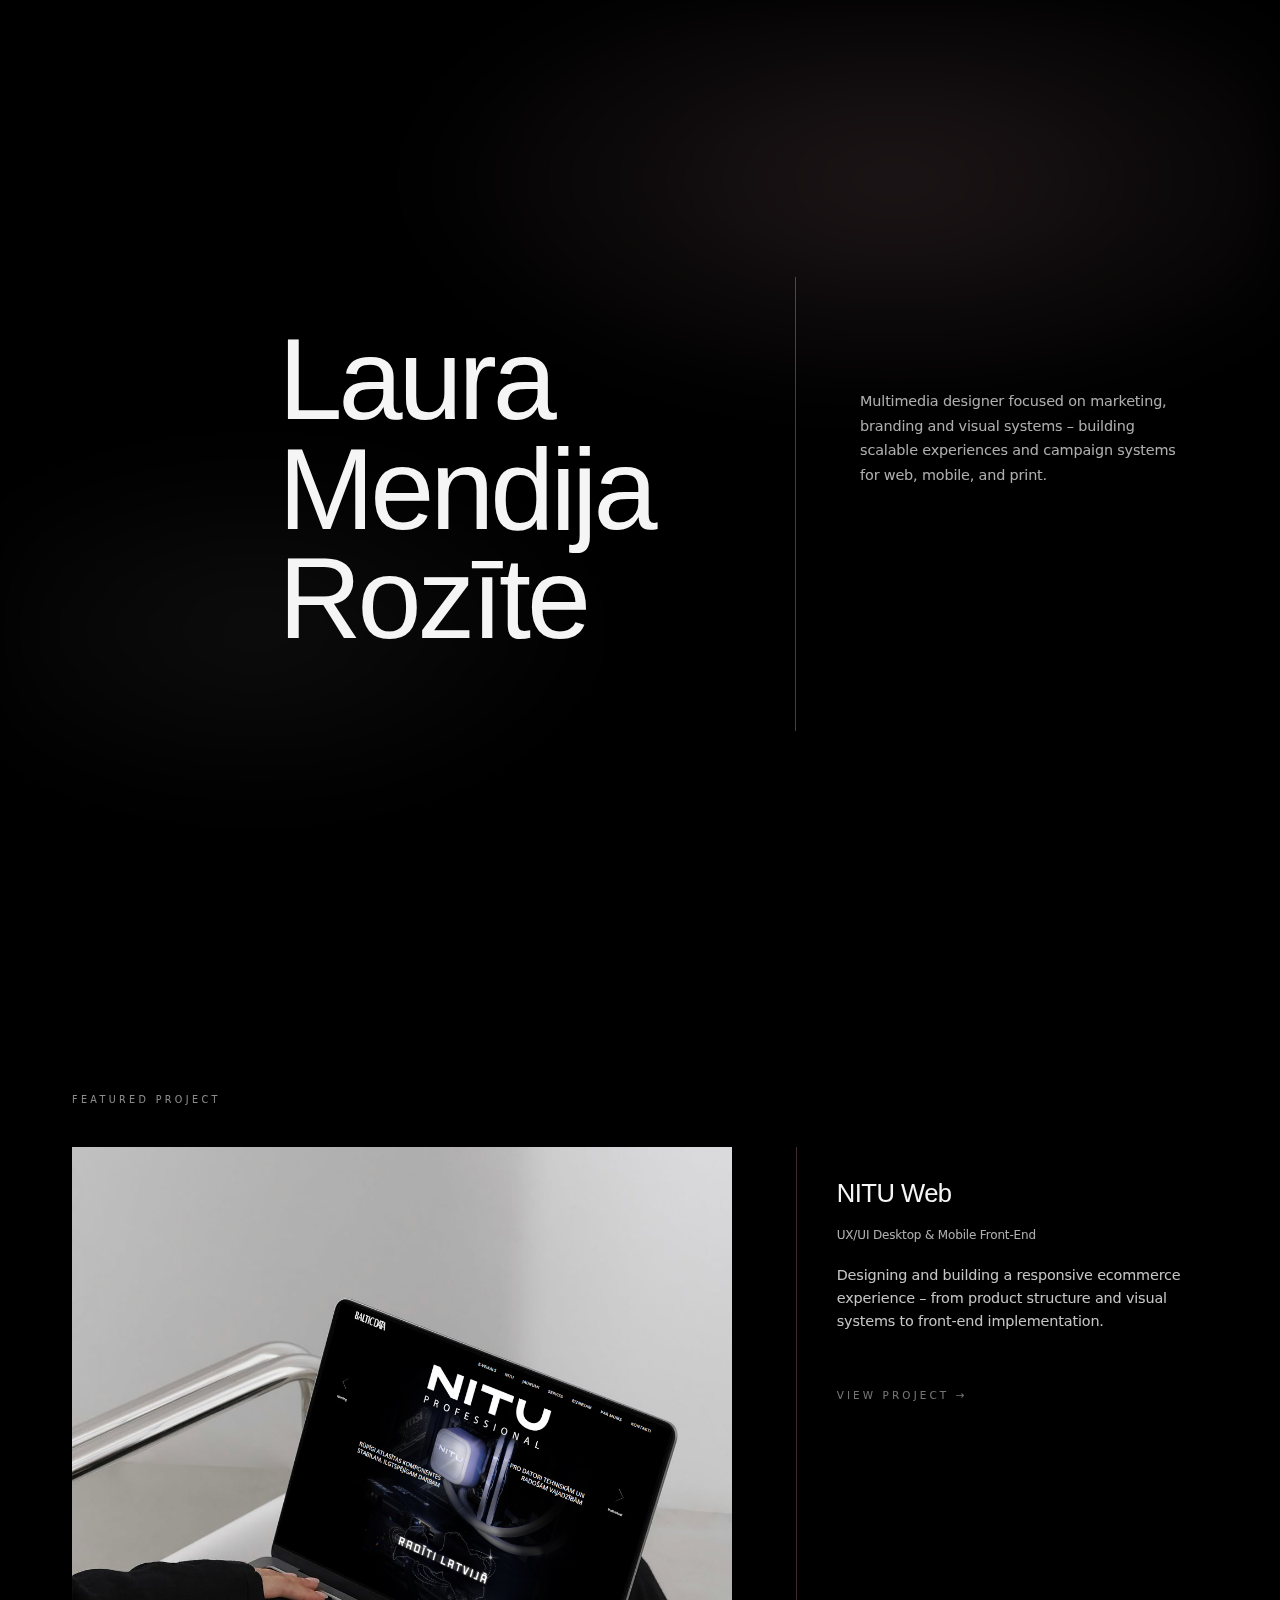
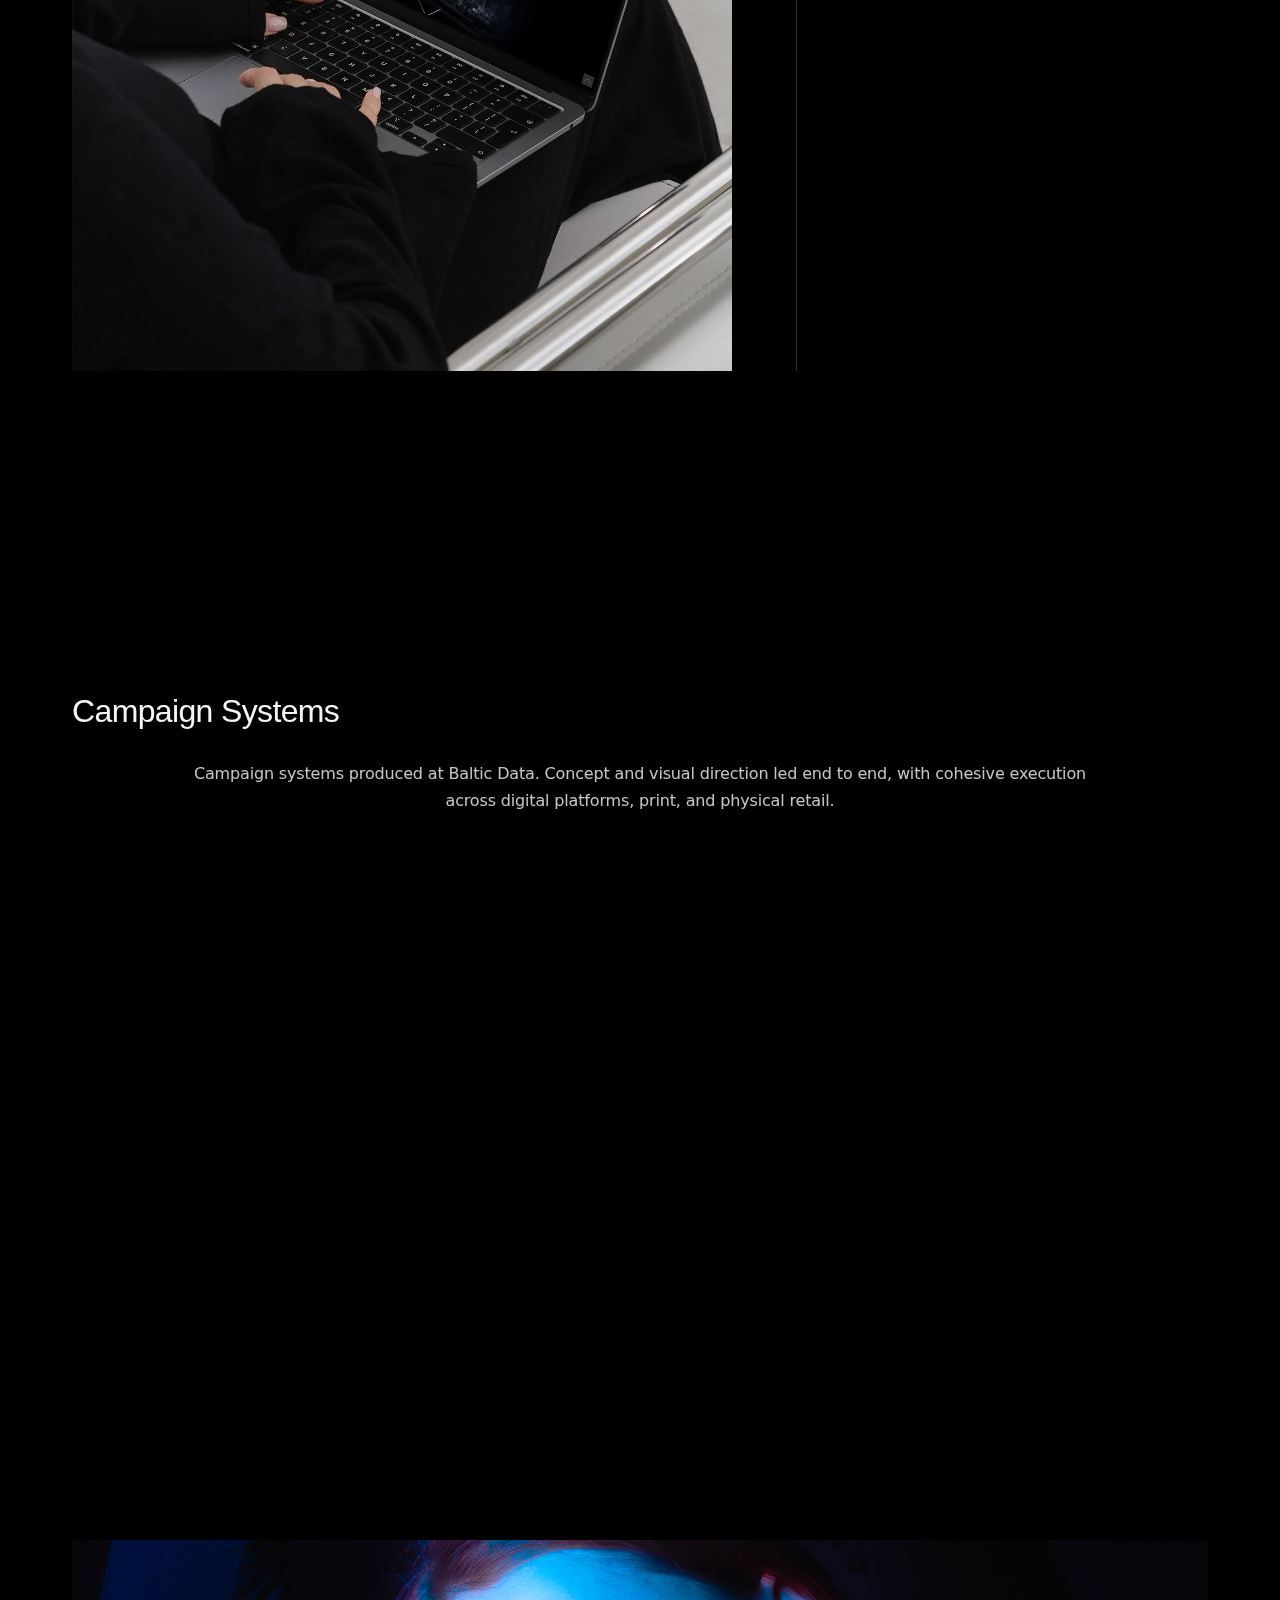
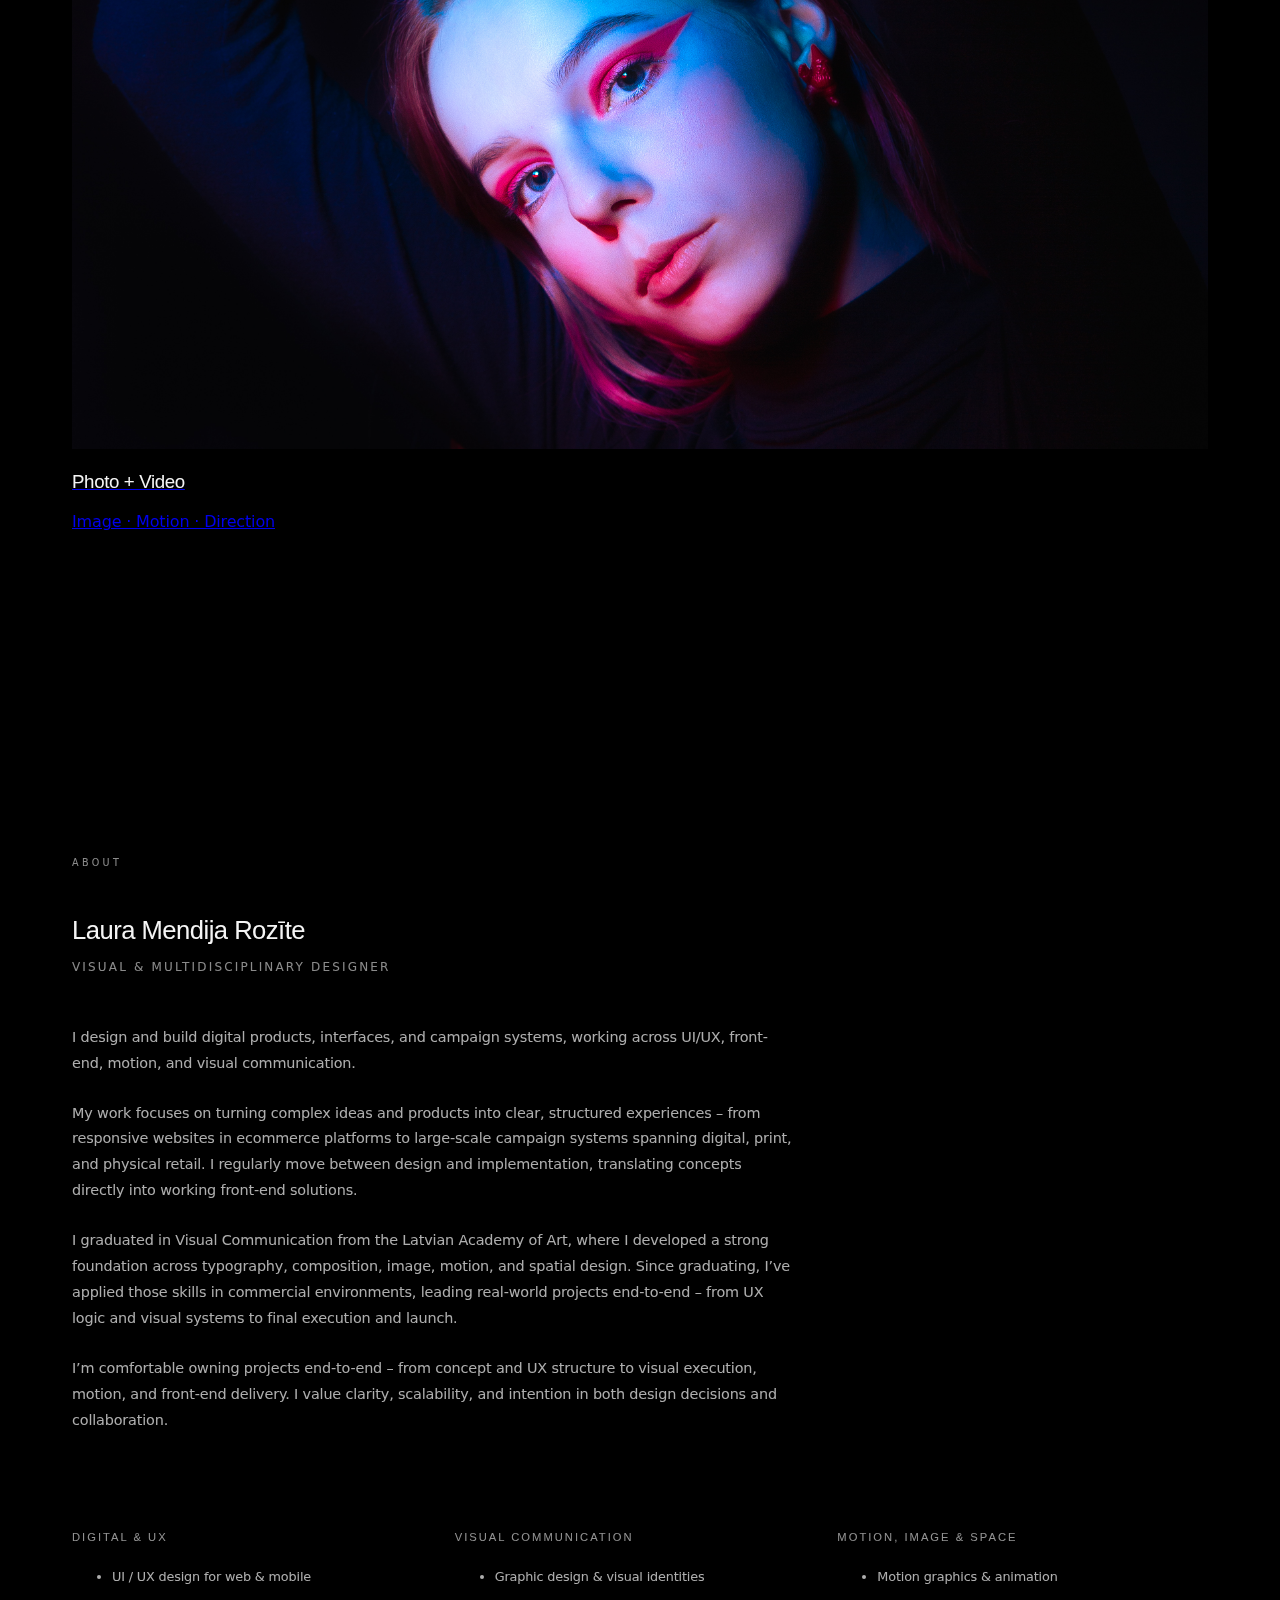
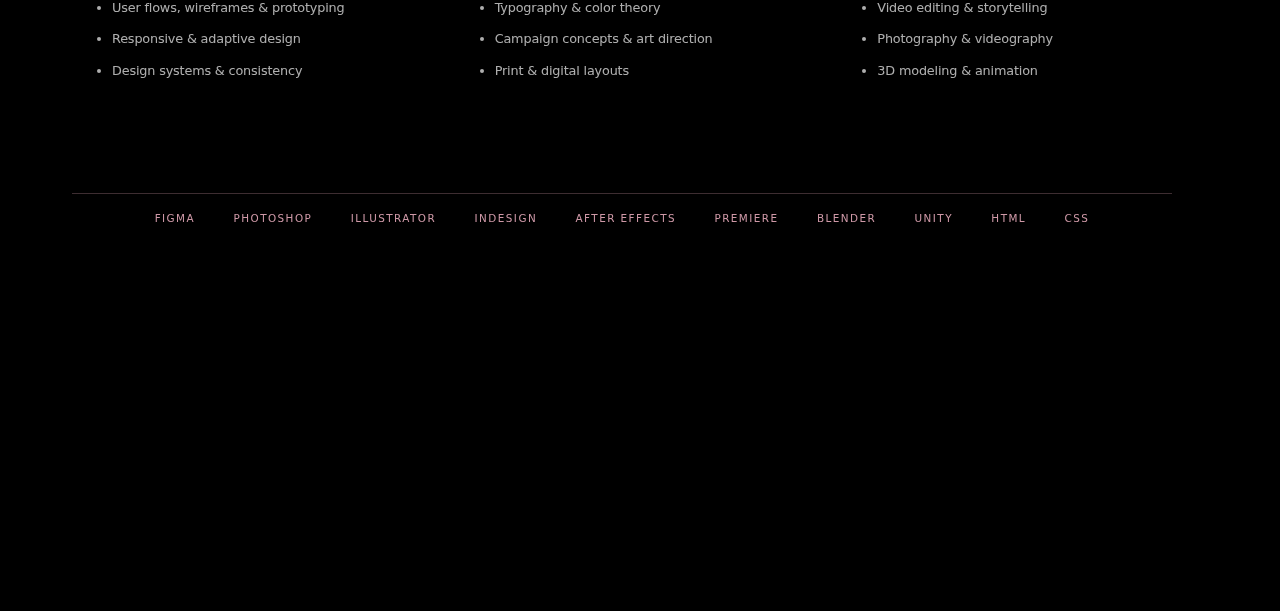
<file: index.html>
<!DOCTYPE html>
<html lang="en" id="top">
<head>
  <meta charset="UTF-8" />
  <meta name="viewport" content="width=device-width, initial-scale=1.0" />
  <title>Laura Mendija Rozīte</title>

  <link rel="stylesheet" href="css/global.css" />
  <link rel="stylesheet" href="css/index.css" />
  <link rel="stylesheet" href="css/project.css" />
</head>

<body class="home is-loading">


<header class="portfolio-header home-nav">
  <div class="page-dim"></div>
  <div class="portfolio-nav">


    <button class="nav-toggle" aria-label="Toggle menu">
      <span></span>
      <span></span>
      <span></span>
    </button>

  <a href="index.html" class="site-brand">Laura Mendija Rozīte</a>
<nav class="portfolio-links">

  <a href="projects/nitu-web.html">NITU</a>
  <a href="projects/seasonal.html">Campaign Systems</a>
  <a href="projects/photo-video.html">Photo + Video</a>

  <div class="nav-divider"></div>


<div class="meta">
  <a href="../about.html">About</a>
  <!-- <span class="meta-sep">·</span> -->
  <!-- <a href="../contact.html">Contact</a> -->
</div>
<div class="nav-utilities">
<!-- <div class="lang-switch" data-lang-switch>
  <a href="index.html" data-lang="en">EN</a>
  <a href="index-lv.html" data-lang="lv">LV</a>
</div> -->


</div>


</nav>



  </div>
</header>

<div class="page-parallax" aria-hidden="true"></div>


<nav class="campaign-nav" aria-label="Section navigation">
  <ul>
    <li><a href="#featured" class="campaign-link active">Featured</a></li>
    <li><a href="#campaigns" class="campaign-link">Campaign Systems</a></li>
    <li><a href="#photo" class="campaign-link">Photo + Video</a></li>
    <li><a href="#about" class="campaign-link">About</a></li>
  </ul>
</nav>

<header class="home-hero">
  <div class="hero-bg" data-parallax="0.02"></div>

  <div class="hero-layout">
    <h1 class="hero-name">
      <span data-text="Laura Mendija">Laura Mendija</span>
      <span data-text="Rozīte">Rozīte</span>
    </h1>

    <div class="hero-divider"></div>

    <div class="hero-about">
      <p>
       Multimedia designer focused on marketing, branding and visual systems – building scalable experiences and campaign systems for web, mobile, and print.
  </div>
</header>
<main class="home-main">


<section class="home-featured" id="featured">
  <span class="home-label">Featured Project</span>

  <a href="projects/nitu-web.html" class="featured-layout">
    <div class="featured-media" data-parallax="0.12">
      <img 
        src="source/nitu-mockup-small.jpg" 
        alt="NITU Web"
        srcset="
          source/nitu-mockup-small.jpg 480w,
          source/nitu-mockup-medium.jpg 768w,
          source/nitu-mockup.jpg 1200w
        "
        sizes="(max-width: 600px) 480px,
               (max-width: 1024px) 768px,
               1200px"
      />
    </div>

    <div class="featured-meta">
      <h3 class="fm-title">NITU Web</h3>
        <div class="fm-type">
  <span>UX/UI</span>
  <span class="type-dot"></span>
  <span>Desktop & Mobile</span>
  <span class="type-dot"></span>
  <span>Front-End</span>
</div>
        <p class="fm-desc">
          Designing and building a responsive ecommerce experience – 
          from product structure and visual systems to front-end implementation.
        </p>
      <span class="scroll-hint fm-cta">View project →</span>
    </div>
  </a>
</section>


<section class="home-campaigns" id="campaigns">
  
<div class="section-header scroll-stack">

  <a href="projects/seasonal.html" class="section-title-link">
    <h2>Campaign Systems</h2>
  </a>
</div>



<p class="campaign-intro">
  <a href="projects/seasonal.html">
Campaign systems produced at Baltic Data.
Concept and visual direction led end to end, with cohesive execution across digital platforms, print, and physical retail.
  </a>
</p>


<div class="campaign-grid reveal-group">

    <a href="projects/seasonal.html#bts" class="campaign-card">
      <img src="source/BTS_card.jpg" alt="Back to School" />
      <div class="campaign-meta">
        <h4>Back to School</h4>
        <span>Visual system for digital and print</span>
      </div>
    </a>

    <a href="projects/seasonal.html#bf" class="campaign-card">
 <img src="source/BF_card.jpg" alt="Black Friday" />
      <div class="campaign-meta">
        <h4>Black Friday</h4>
        <span>End-to-end 3D campaign system</span>
      </div>
    </a>

    <a href="projects/seasonal.html#xmas" class="campaign-card">
      <img src="source/ZSV_card.jpg" alt="Christmas" />
      <div class="campaign-meta">
        <h4>Christmas</h4>
        <span>Campaign across digital & retail</span>
      </div>
    </a>

    <a href="projects/seasonal.html#brand" class="campaign-card">
      <img src="source/Brands_card.jpg" alt="Partner Campaigns" />
      <div class="campaign-meta">
        <h4>Partner Campaigns</h4>
        <span>Brand campaign designs end-to-end</span>
      </div>
    </a>
  </div>
</section>


<section class="home-photo" id="photo">
  <article class="work-item wide">
    <a href="projects/photo-video.html" class="media-frame">
      <img src="source/photography/CETRDESmitsptinik.jpg" alt="Photography & Video" />
      
      <div class="work-meta">
        <h3>Photo + Video</h3>
        <span class="work-type">Image · Motion · Direction</span>
      </div>
    </a>
  </article>
</section>
<section class="home-about" id="about">
  <span class="home-label">About</span>

  <div class="about-content">

    <header class="about-header">
      <h2>Laura Mendija Rozīte</h2>
      <p class="about-role">
        Visual & Multidisciplinary Designer
      </p>
    </header>

<div class="about-text">
  <p class="about-lead">
    I design and build digital products, interfaces, and campaign systems,
    working across UI/UX, front-end, motion, and visual communication.
  </p>

  <p>
    My work focuses on turning complex ideas and products into clear,
    structured experiences – from responsive websites in ecommerce platforms
    to large-scale campaign systems spanning digital, print, and physical retail.
    I regularly move between design and implementation, translating concepts
    directly into working front-end solutions.
  </p>

  <p>
    I graduated in Visual Communication from the Latvian Academy of Art, where
    I developed a strong foundation across typography, composition, image,
    motion, and spatial design. Since graduating, I’ve applied those skills
    in commercial environments, leading real-world projects end-to-end –
    from UX logic and visual systems to final execution and launch.
  </p>

  <p>
    I’m comfortable owning projects end-to-end – from concept and UX structure
    to visual execution, motion, and front-end delivery. I value clarity,
    scalability, and intention in both design decisions and collaboration.
  </p>
</div>

    <div class="about-practices">
      <div class="practice-group">
        <h4>Digital & UX</h4>
        <ul>
          <li>UI / UX design for web & mobile</li>
          <li>User flows, wireframes & prototyping</li>
          <li>Responsive & adaptive design</li>
          <li>Design systems & consistency</li>
        </ul>
      </div>

      <div class="practice-group">
        <h4>Visual Communication</h4>
        <ul>
          <li>Graphic design & visual identities</li>
          <li>Typography & color theory</li>
          <li>Campaign concepts & art direction</li>
          <li>Print & digital layouts</li>
        </ul>
      </div>

      <div class="practice-group">
        <h4>Motion, Image & Space</h4>
        <ul>
          <li>Motion graphics & animation</li>
          <li>Video editing & storytelling</li>
          <li>Photography & videography</li>
          <li>3D modeling & animation</li>
        </ul>
      </div>
    </div>

    <div class="about-tools">
      <span>Figma</span>
      <span>Photoshop</span>
      <span>Illustrator</span>
      <span>InDesign</span>
      <span>After Effects</span>
      <span>Premiere</span>
      <span>Blender</span>
      <span>Unity</span>
      <span>HTML</span>
      <span>CSS</span>
    </div>

  </div>
</section>

</main>


<a href="#top" class="scroll-top" aria-label="Scroll to top"></a>
<script src="js/portfolio-core.js"></script>
<script src="js/index.js"></script>
</body>
</html>
</file>
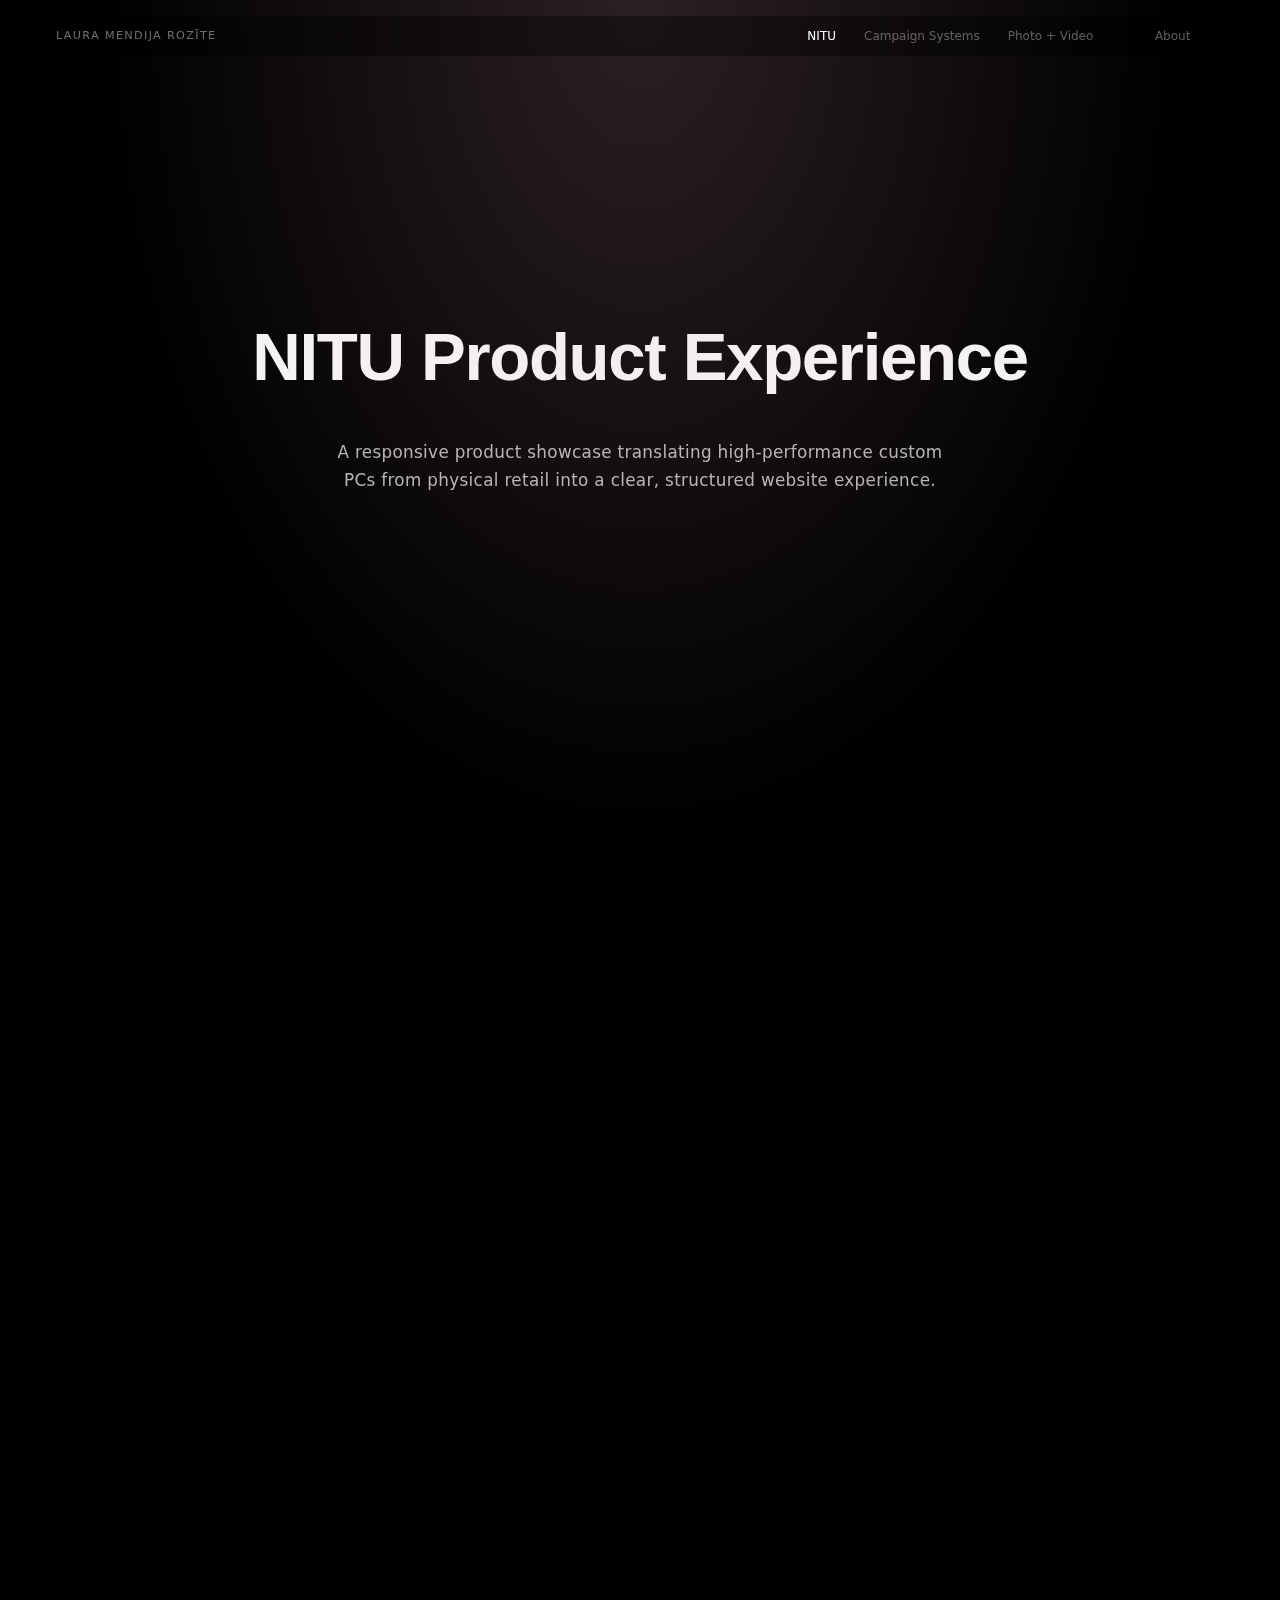
<file: projects/nitu-web.html>
<!DOCTYPE html>
<html lang="en" id="top">
<head>
  <meta charset="UTF-8" />
  <meta name="viewport" content="width=device-width, initial-scale=1.0" />
  <title>NITU Case Study | Laura Mendija Rozīte</title>

  <link rel="stylesheet" href="../css/global.css" />
  <link rel="stylesheet" href="../css/project-nitu.css" />
</head>

<body class="page-case">

 <header class="portfolio-header home-nav">
  <div class="page-dim"></div>
  <div class="portfolio-nav">

    <button class="nav-toggle" aria-label="Toggle menu">
      <span></span>
      <span></span>
      <span></span>
    </button>

  <a href="../index.html" class="site-brand">Laura Mendija Rozīte</a>
<nav class="portfolio-links">


  <a href="nitu-web.html" aria-current="page">NITU</a>
  <a href="seasonal.html">Campaign Systems</a>
  <a href="photo-video.html">Photo + Video</a>

  <div class="nav-divider"></div>

<div class="meta">
  <a href="../index.html#about">About</a>
  <!-- <span class="meta-sep">·</span>
  <a href="../contact.html">Contact</a> -->
</div>
<div class="nav-utilities">
<!-- <div class="lang-switch" data-lang-switch>
  <a href="index.html" data-lang="en">EN</a>
  <a href="index-lv.html" data-lang="lv">LV</a>
</div> -->


</div>


</nav>



  </div>
</header>

<header class="hero hero-case">
  <div class="hero-inner">

    <h1>NITU Product Experience</h1>

    <p class="hero-lead">
      A responsive product showcase translating high-performance custom PCs from physical retail into a clear, structured website experience.
    </p>

    <div class="hero-meta">
      <p>
        This project focused on designing and 
        building the NITU product section within an existing ecommerce website, including category structure, product presentation, and responsive behavior.
      </p>

      <ul class="hero-snapshot">
        <li>
          <strong>Role</strong>
          <span>Product Designer & Front-End Developer</span>
        </li>
        <li>
          <strong>Platforms</strong>
          <span>Desktop & Mobile (Responsive Web)</span>
        </li>
        <li>
          <strong>Context</strong>
          <span>Ecommerce product & category pages</span>
        </li>
        <li>
          <strong>Ownership</strong>
          <span>End-to-end execution, structure, design, code</span>
        </li>
      </ul>
    </div>

  </div>
</header>


<nav class="campaign-nav" aria-label="Case navigation">
  <ul>
    <li><a href="#overview" class="campaign-link">Context</a></li>
    <li><a href="#role" class="campaign-link">Development</a></li>
    <li><a href="#categories" class="campaign-link">Categories</a></li>
    <li><a href="#product-showcase" class="campaign-link">Presentation</a></li>
    <li><a href="#mobile" class="campaign-link">Responsivity</a></li>
    <li><a href="#impact" class="campaign-link">Learnings</a></li>
  </ul>
</nav>

<section id="overview" class="campaign-section">
  <h2>Context</h2>

  <div class="overview-story overview-story-pc">
    <div class="overview-media pc-media">
      <img 
        src="../source/IMG_3848-small.jpg" 
        loading="lazy" 
        alt="NITU gaming PCs on display in-store"
        srcset="
          ../source/IMG_3848-small.jpg 480w,
          ../source/IMG_3848-medium.jpg 768w,
          ../source/IMG_3848.jpg 1200w
        "
        sizes="(max-width: 600px) 480px,
               (max-width: 1024px) 768px,
               1200px"
      />
    </div>

    <div class="overview-text">
      <p>
        <strong>NITU is a high-performance PC brand by Baltic Data.</strong>
        The company builds reliable, customizable systems for gaming,
        professional work, and specialized use cases.
      </p>

      <p>
        While the hardware already existed and was sold in-store,
        the brand lacked a digital experience capable of communicating
        that quality online or supporting ecommerce growth.
      </p>
    </div>
  </div>

  <div class="overview-problem">
    <div class="problem-layout">
      <div class="problem-text">
        <h3>The Digital Gap</h3>
        <p class="problem-intro">
          Strong products, but no functional digital platform to support them.
        </p>

        <ul class="problem-list">
          <li>No functional website – only static design files</li>
          <li>Unclear hierarchy between PC categories</li>
          <li>No clear communication of quality or customization</li>
        </ul>
      </div>

      <div class="problem-visual">
        <img 
          src="../source/nitu-before-small.png" 
          alt="Original static NITU website"
          srcset="
            ../source/nitu-before-small.png 480w,
            ../source/nitu-before-medium.png 768w,
            ../source/nitu-before.png 1200w
          "
          sizes="(max-width: 600px) 480px,
                 (max-width: 1024px) 768px,
                 1200px"
        />
        <span class="problem-label">Before</span>
      </div>
    </div>
  </div>

  <!-- <div class="overview-transition">
    <span>Translating physical hardware into a digital buying experience</span>
  </div> -->
</section>

<section id="role" class="campaign-section">
  <h2>Development</h2>

  <div class="role-snapshot">
    <div>
      <strong>Role</strong>
      <span>Designer & Front-End Developer</span>
    </div>
    <div>
      <strong>Ownership</strong>
      <span>100% end-to-end execution</span>
    </div>
    <div>
      <strong>Scope</strong>
      <span>UX · UI · Front-end · System design</span>
    </div>
  </div>

  <!-- <p class="emphasis-line">
    Translating physical hardware into a digital buying experience
  </p> -->

  <div class="ownership-grid">
    <div class="ownership-text">
      <p>
        <strong>I defined the site structure, information hierarchy, 
          and component logic for the product section, designing a clear and maintainable layout system that could support future updates.
      </p>

      <p>
       The website became the primary digital touchpoint for NITU’s hardware, 
       translating complex configurations into clear, understandable product presentations that support confident purchasing decisions.
      </p>

      <p>
        I owned the UX, visual design, and front-end implementation end-to-end, from early structure and layout decisions through to responsive behavior and final delivery.
      </p>
    </div>

    <div class="ownership-image">
      <img
        src="../source/nitu-mockup-small.jpg"
        alt="NITU website mockup"
        loading="lazy"
        decoding="async"
        srcset="
          ../source/nitu-mockup-small.jpg 480w,
          ../source/nitu-mockup-medium.jpg 768w,
          ../source/nitu-mockup.jpg 1200w
        "
        sizes="(max-width: 600px) 480px,
               (max-width: 1024px) 768px,
               1200px"
      />
    </div>
  </div>

  <div class="ownership-details">
    <div class="ownership-column">
      <h3>Design</h3>
      <ul>
        <li>UX architecture & customer journey definition</li>
        <li>Visual identity adaptation for digital commerce</li>
        <li>Reusable layout and component system</li>
      </ul>
    </div>

    <div class="ownership-column">
      <h3>Development</h3>
      <ul>
        <li>HTML / CSS / JavaScript implementation</li>
        <li>Responsive layout across breakpoints</li>
        <li>Integration planning with ecommerce & CMS systems</li>
      </ul>
    </div>
  </div>
</section>

<section id="categories" class="campaign-section">
  <h2>Categories</h2>

<p>
  <strong>The product range required a clear and consistent structure</strong>
  to make navigation and comparison easier across the website. 
  The page was organized into three main categories to support browsing, orientation, and future expansion.
</p>

<p class="emphasis-line">
  The category structure was designed to scale without reworking navigation,
  templates, or content logic as new systems are added.
</p>

  <div class="category-sections">
    <div class="category-section">
      <div class="category-text">
        <h3>Gaming</h3>
        <p>
          Bold, performance-driven layouts designed to emphasize power
          and competitiveness while supporting quick comparison.
        </p>
      </div>
      <div class="category-media">
        <img 
          src="../source/gaming_hero-small.jpg" 
          alt="NITU Gaming category"
          srcset="
            ../source/gaming_hero-small.jpg 480w,
            ../source/gaming_hero-medium.jpg 768w,
            ../source/gaming_hero.jpg 1200w
          "
          sizes="(max-width: 600px) 480px,
                 (max-width: 1024px) 768px,
                 1200px"
        />
      </div>
    </div>

    <div class="category-section">
      <div class="category-text">
        <h3>Professional</h3>
        <p>
            Presentation designed to communicate reliability
  and versatility across diverse professional use cases.
        </p>
      </div>
      <div class="category-media">
        <img 
          src="../source/pro_hero-small.jpg" 
          alt="NITU Professional category"
          srcset="
            ../source/pro_hero-small.jpg 480w,
            ../source/pro_hero-medium.jpg 768w,
            ../source/pro_hero.jpg 1200w
          "
          sizes="(max-width: 600px) 480px,
                 (max-width: 1024px) 768px,
                 1200px"
        />
      </div>
    </div>

    <div class="category-section">
      <div class="category-text">
        <h3>Custom Builds</h3>
        <p>
          A temporary solution ahead of a future configuration system,
          allowing flexibility without overengineering early.
        </p>
      </div>
      <div class="category-media">
        <img 
          src="../source/pro_individual-small.jpg" 
          alt="NITU Custom builds"
          srcset="
            ../source/pro_individual-small.jpg 480w,
            ../source/pro_individual-medium.jpg 768w,
            ../source/pro_individual.jpg 1200w
          "
          sizes="(max-width: 600px) 480px,
                 (max-width: 1024px) 768px,
                 1200px"
        />
      </div>
    </div>
  </div>
</section>

<section id="product-showcase" class="campaign-section showcase-approach">
  <h2>Presentation</h2>

  <p>
    <strong>Each PC was presented using a visual-first approach.</strong>
    Carefully prepared product imagery formed the foundation, with
    key specifications overlaid directly on the system.
  </p>

  <p>
    This reduced cognitive load and allowed users to understand
    performance and positioning without navigating dense tables.
  </p>

  <div class="showcase-media">
    <img 
      src="../source/pc-showcase-small.jpg" 
      alt="NITU PC showcase" 
      loading="lazy"
      srcset="
        ../source/pc-showcase-small.jpg 480w,
        ../source/pc-showcase-medium.jpg 768w,
        ../source/pc-showcase.jpg 1200w
      "
      sizes="(max-width: 600px) 480px,
             (max-width: 1024px) 768px,
             1200px"
    />
  </div>

  <div class="showcase-exploration">
    <h3>Exploring an Interactive Direction</h3>

    <p>
      An early concept explored interactive system switching,
      dynamically updating visuals and specifications in real time.
    </p>

    <div class="showcase-video">
      <video autoplay muted loop playsinline controls poster="../source/showcase0.jpg">
        <source src="../source/showcase.mp4" type="video/mp4" />
      </video>
    </div>

    <p class="showcase-conclusion">
      After evaluating long-term maintenance and update frequency,
      this direction was not deployed. A more scalable solution was implemented using representative imagery
      paired with "starting from" specifications.
    </p>
  </div>
</section>
<section id="mobile" class="campaign-section">
  <h2>Responsivity</h2>

  <p class="emphasis-line">
    The experience was designed desktop-first and then manually 
    adapted for mobile through layout sketches, breakpoint planning, and front-end implementation.
  </p>

  <p>
    The mobile experience simplifies layout density 
    while preserving core structure, hierarchy, and functionality.
    Product imagery was also adapted for mobile, with vertical-friendly crops and spacing adjustments to maintain clarity and visual impact on smaller screens.
  </p>

  <div class="mobile-showcase">
    <div class="mobile-frame">
      <img 
        src="../source/n_mobile_1-small.jpg" 
        alt="Mobile homepage"
        srcset="
          ../source/n_mobile_1-small.jpg 480w,
          ../source/n_mobile_1-medium.jpg 768w,
          ../source/n_mobile_1.jpg 1200w
        "
        sizes="(max-width: 600px) 480px,
               (max-width: 1024px) 768px,
               1200px"
      />
    </div>
    <div class="mobile-frame">
      <img 
        src="../source/n_mobile_2-small.jpg" 
        alt="Mobile category page"
        srcset="
          ../source/n_mobile_2-small.jpg 480w,
          ../source/n_mobile_2-medium.jpg 768w,
          ../source/n_mobile_2.jpg 1200w
        "
        sizes="(max-width: 600px) 480px,
               (max-width: 1024px) 768px,
               1200px"
      />
    </div>
    <div class="mobile-frame">
      <img 
        src="../source/n_mobile_3-small.jpg" 
        alt="Mobile product page"
        srcset="
          ../source/n_mobile_3-small.jpg 480w,
          ../source/n_mobile_3-medium.jpg 768w,
          ../source/n_mobile_3.jpg 1200w
        "
        sizes="(max-width: 600px) 480px,
               (max-width: 1024px) 768px,
               1200px"
      />
    </div>
  </div>
</section>

<section id="impact" class="campaign-section">
  <h2>Learnings</h2>

<p class="emphasis-line">
The product section remains in active use, supporting frequent updates without layout refactors or repeated redesign cycles.
</p>

<p class="emphasis-line">
  The structure supports new product additions and content updates without breaking layout logic or visual consistency.
</p>

  <p class="emphasis-line">
This project reinforced the importance of designing with implementation in mind, 
balancing visual ambition with maintainability, performance, and long-term usability in a real ecommerce environment.
  </p>
</section>
  <a href="#top" class="scroll-top" aria-label="Scroll to top"></a>

<footer class="site-footer">
  <div class="footer-inner">
    <p class="footer-note">
      Selected work, 2022–2025
    </p>
  </div>
</footer>


<script src="../js/portfolio-core.js"></script>
<!-- <script src="../js/nitu.js"></script> -->


</body>
</html>
</file>
<file: css/global.css>
*,
*::before,
*::after {
  box-sizing: border-box;
}
@import url('https://fonts.googleapis.com/css2?family=Syne:wght@400;500;600&family=DM+Sans:wght@400;500&display=swap');

body {
  font-family: 'DM Sans', -apple-system, BlinkMacSystemFont, system-ui, sans-serif !important;
  font-weight: 400;
  letter-spacing: -0.01em;
}

h1, h2, h3, h4, h5, h6 {
  font-family: 'Syne', sans-serif !important;
  font-weight: 500;
  letter-spacing: -0.02em;
}

.hero-case h1 {
  font-family: 'Syne', sans-serif !important;
  font-weight: 600;
  letter-spacing: -0.03em;
}

html {
  scroll-behavior: smooth;
}

body {
  margin: 0;
  /* background: #000; */
  color: #fff;
  line-height: 1.6;
  overflow-x: hidden;
}
body {
  font-family: 'DM Sans', -apple-system, BlinkMacSystemFont, system-ui, sans-serif !important;
  font-weight: 400;
  letter-spacing: -0.01em;
  background: #000000 !important; 
  color: #e8e8e8 !important; 
}
h1 { font-size: 3rem; margin-top: 3rem; }
h2 { font-size: 2rem; margin-bottom: 1.5rem; }
h3 { margin-bottom: 0.75rem; }
p  { margin-top: 0; }
h1, h2, h3, h4, h5, h6 {
  font-family: 'Syne', sans-serif !important;
  font-weight: 500;
  letter-spacing: -0.02em;
  color: #f5f5f5 !important;
}
::selection {
  background: rgba(242,179,196,0.28);
  color: #000;
}

main { padding: 3rem; }
section { margin-bottom: 6rem; }

:root {
  --rose: #f2b3c4;
}

.portfolio-header {
  position: fixed;
  top: 0;
  width: 100%;
  z-index: 100;
}

.portfolio-nav {
  max-width: 1200px;
  margin: 1rem auto;
  padding: 0.7rem 1rem;

  display: flex;
  align-items: center;
  gap: 1.25rem;

  background: rgba(0,0,0,0.38);
  border-radius: 16px;
}
.portfolio-links {
  margin-left: auto;
  display: flex;
  align-items: center;
  gap: 1.75rem;
}

.nav-group {
  display: flex;
  gap: 1.25rem;
}

.portfolio-links a {
  color: #aaa;
  text-decoration: none;
  font-size: 0.75rem;
}
.nav-toggle {
  display: none;
  width: 38px;
  height: 38px;
  border: 1px solid #222;
  border-radius: 10px;
  background: #000;
  cursor: pointer;

  align-items: center;
  justify-content: center;
  flex-direction: column;
  gap: 6px;

  z-index: 200;
}

.nav-toggle span {
  width: 18px;
  height: 1px;
  background: #fff;
}

@media (max-width: 1023px) {

  .nav-toggle {
    display: flex;
    margin-right: 1rem;
  }

  .portfolio-nav {
    background: none;
    padding: 0;
    justify-content: flex-end;
  }

  .portfolio-links {
    position: fixed;
    top: 0;
    left: 0;
    right: 0;
    bottom: 0;

    z-index: 150;

    background: #000;

    display: flex;
    flex-direction: column;
    justify-content: center;
    align-items: center;
    gap: 2.5rem;

    opacity: 0;
    pointer-events: none;
    transition: opacity 0.35s ease;
  }

  .portfolio-nav.open .portfolio-links {
    opacity: 1;
    pointer-events: auto;
  }

  .nav-group {
    flex-direction: column;
    align-items: center;
    gap: 1.4rem;
  }

  .portfolio-links a {
    font-size: 1.6rem;   
    font-weight: 500;
    letter-spacing: 0.04em;
    color: #fff;
  }
}


.page-dim {
  position: fixed;
  inset: 0;
  background: rgba(0,0,0,0.65);
  opacity: 0;
  pointer-events: none;
  transition: opacity 0.35s ease;
  z-index: 10;
}

body.nav-open .page-dim {
  opacity: 1;
  pointer-events: auto;
}

body.nav-open {
  overflow: hidden;
}


body.nav-open .portfolio-links {
  opacity: 1;
  pointer-events: auto;
}

@media (min-width: 1024px) {
  body.home .portfolio-nav {
    opacity: 0 !important;
    pointer-events: none !important;
    transition: opacity 0.4s ease;
  }
  
  body.home.show-nav .portfolio-nav {
    opacity: 1 !important;
    pointer-events: auto !important;
  }
  
  body.home.has-scrolled:not(.show-nav) .portfolio-nav {
    opacity: 0 !important;
  }
  
  body.home.has-scrolled.show-nav .portfolio-nav {
    opacity: 1 !important;
  }
  
  body.home.has-scrolled:not(.show-nav) .portfolio-nav:hover {
    opacity: 0 !important;
  }
}

.portfolio-links a {
  position: relative;
  color: #aaa;
  text-decoration: none;
  font-size: 0.75rem;

  transition:
    color 0.25s ease,
    transform 0.25s ease,
    opacity 0.25s ease;
}

.portfolio-links a:hover {
  color: #fff;
  transform: translateY(-1px);
}

.portfolio-links a:active {
  transform: translateY(0) scale(0.96);
}

.portfolio-links a[aria-current="page"] {
  color: #fff;
}

.portfolio-links a[aria-current="page"]::after {
  content: "";
  position: absolute;
  left: 50%;
  bottom: -10px;

  width: 60%;
  max-width: 48px;
  height: 2px;

  background: linear-gradient(
    90deg,
    transparent,
    var(--rose),
    transparent
  );

  transform: translateX(-50%);
  opacity: 0.8;
}
.portfolio-home {
  color: #888;
  text-decoration: none;
  font-size: 0.75rem;
  padding: 0.35rem 0.65rem;
  border: 1px solid #222;
  border-radius: 9px;

  transition:
    color 0.25s ease,
    border-color 0.25s ease,
    transform 0.25s ease;
}

.portfolio-home:hover {
  color: #fff;
  border-color: #333;
  transform: translateY(-1px);
}

.nav-toggle {
  position: relative;
  z-index: 200;
}
.portfolio-nav.open .nav-toggle span:nth-child(1) {
  transform: translateY(7px) rotate(45deg);
}

.portfolio-nav.open .nav-toggle span:nth-child(2) {
  opacity: 0;
}

.portfolio-nav.open .nav-toggle span:nth-child(3) {
  transform: translateY(-7px) rotate(-45deg);
}


@media (max-width: 1023px) {
  .portfolio-links a {
    padding: 0.4rem 0;
  }
}
@media (max-width: 1023px) {
  .portfolio-links a {
    font-weight: 500;
    letter-spacing: 0.03em;
  }
}
@media (max-width: 1023px) {
  .nav-label {
    font-size: 0.7rem;
    letter-spacing: 0.35em;
    text-transform: uppercase;
    color: #777;
    margin-bottom: 0.6rem;
  }
}
@media (max-width: 1023px) {
  .mobile-home {
    font-size: 2rem;
    font-weight: 600;
    margin-bottom: 3rem;
    letter-spacing: 0.04em;
    color: #fff;
  }
}

@media (max-width: 1023px) {
  .nav-group a {
    padding: 0.5rem 0;
  }
}
@media (max-width: 1023px) {

  .mobile-home {
    font-size: 1.35rem;
    font-weight: 600;
    letter-spacing: 0.05em;
    margin-bottom: 2.2rem;
  }

  .nav-label {
    font-size: 0.65rem;
    letter-spacing: 0.35em;
    color: #777;
    margin-bottom: 0.6rem;
  }

  .portfolio-links a {
    font-size: 1.1rem !important;
    font-weight: 500;
    letter-spacing: 0.02em;
    padding: 0.35rem 0;
  }
}
@media (max-width: 1023px) {
  .portfolio-links a[aria-current="page"]::after {
    bottom: -10px;
    height: 2px;
    width: 70%;
    max-width: 56px;
    opacity: 0.9;
  }
}

@media (max-width: 1023px) {
  .portfolio-links {
    pointer-events: auto;
  }

  .portfolio-links > * {
    pointer-events: auto;
  }
}


.portfolio-links a {
  position: relative;
  font-size: 0.75rem;
  line-height: 1;
  padding: 0; 
}

@media (max-width: 1023px) {

  .portfolio-links {
    justify-content: center;
  }

  .portfolio-links a {
    font-size: 1.15rem;
    line-height: 1.2;
    padding: 0.3rem 0;
    letter-spacing: 0.02em;
  }

  .portfolio-links a[aria-current="page"]::after {
    bottom: -8px;
    width: 40px;
    height: 2px;
    opacity: 0.9;
  }
}
@media (min-width: 1024px) {
  .portfolio-links a {
    display: inline-block;
    line-height: 1.4;
    padding: 0;
  }
}


@media (max-width: 1023px) {
  .portfolio-links a[aria-current="page"]::after {
    bottom: -0.45em;
    width: 40px;
    height: 2px;
    opacity: 0.9;
  }
}
@media (min-width: 1024px) {
  .portfolio-links a[aria-current="page"]::after {
    content: "";
    position: absolute;
    left: 50%;
    bottom: -0.35em;

    width: 85%;        
    max-width: 3.5em;  
    height: 2px;

    background: linear-gradient(
      90deg,
      transparent,
      var(--rose),
      transparent
    );

    transform: translateX(-50%);
    opacity: 0.75;
  }
}
@media (min-width: 1024px) {
  .mobile-home {
    display: none !important;
  }
}

@media (max-width: 1023px) {
  .desktop-only {
    display: none !important;
  }
}
.site-brand {
  font-size: 0.75rem;
  letter-spacing: 0.08em;
  text-transform: uppercase;
  color: #aaa;
  text-decoration: none;
}

.site-brand:hover {
  color: #fff;
}


.lang-switch {
  display: flex;
  gap: 0.35rem;
  font-size: 0.7rem;
  letter-spacing: 0.15em;
  color: #666;
}

.lang-switch a {
  color: inherit;
  text-decoration: none;
}

.lang-switch a[aria-current="true"] {
  color: #fff;
}


@media (max-width: 1023px) {

  .portfolio-links {
    justify-content: center;
    gap: 1.6rem;
  }

  .portfolio-links > a {
    font-size: 1.15rem;
    font-weight: 500;
    letter-spacing: 0.02em;
    color: #fff;
  }

  .portfolio-links .meta a {
    font-size: 0.95rem;
    opacity: 0.7;
  }

  .nav-divider {
    width: 42px;
    height: 1px;
    background: rgba(255,255,255,0.15);
    margin: 0.8rem 0;
  }
}

.portfolio-links .meta a {
  padding: 0 0.35rem;
}

.lang-switch {
  font-size: 0.6rem;
  letter-spacing: 0.22em;
  color: #555;

}


.site-brand {
  font-size: 0.7rem;
  letter-spacing: 0.12em;
  text-transform: uppercase;
  opacity: 0.65;
}
@media (max-width: 1023px) {
  .lang-switch {
    margin-top: 2.5rem;
    font-size: 0.65rem;
    letter-spacing: 0.25em;
    opacity: 0.6;
    align-self: center;
  }
}
@media (max-width: 1023px) {


  .lang-switch {
    font-size: 0.6rem;
    letter-spacing: 0.25em;
    opacity: 0.6;
  }
}
@media (max-width: 1023px) {
  .lang-switch {
    margin-left: 0;
    align-self: center;
  }
}
.lang-switch a[aria-current="true"] {
  color: #fff;
  opacity: 1;
}

.lang-switch a:not([aria-current="true"]) {
  opacity: 0.5;
}


@media (max-width: 1023px) {
  .lang-switch {
    opacity: 0;
    pointer-events: none;
    transition: opacity 0.3s ease;
  }

  .portfolio-nav.open .lang-switch {
    opacity: 0.6;
    pointer-events: auto;
  }
}
@media (max-width: 1023px) {
  .lang-switch {
    margin-top: 2.8rem;
    font-size: 0.65rem;
    letter-spacing: 0.28em;
    align-self: center;
  }
}


.site-brand {
  margin-right: auto;
}

@media (min-width: 1024px) {
  .lang-switch {
    display: flex;
    align-items: center;
    gap: 0.6rem;

    font-size: 0.7rem;
    letter-spacing: 0.2em;
    text-transform: uppercase;

    color: #e2dede;         
    opacity: 1;         
  }

  .lang-switch a {
    color: inherit;
    text-decoration: none;
    padding: 0.15rem 0.2rem;
    transition: color 0.2s ease;
  }

  .lang-switch a:hover {
    color: #fff;
  }

  .lang-switch a[aria-current="true"] {
    color: #fff;
  }
}
@media (min-width: 1024px) {
  .portfolio-links {
    align-items: center;
  }
}
.site-brand {
  flex-shrink: 0;
}

.portfolio-links {
  margin-left: auto;
}
@media (min-width: 1024px) {
  .portfolio-links,
  .lang-switch {
    display: flex;
    align-items: center;
  }
}
@media (min-width: 1024px) {
  .lang-switch {
    gap: 0.4rem;
    font-size: 0.65rem;
    letter-spacing: 0.22em;
    text-transform: uppercase;

    color: #aaa;
    opacity: 1;

    line-height: 1;
  }

  .lang-switch a {
    display: inline-flex;
    align-items: center;
    height: 100%;
    padding: 0.1rem 0;
  }
}
@media (min-width: 1024px) {
  .portfolio-nav {
    background: rgba(0,0,0,0.38);
    backdrop-filter: blur(5px);
    -webkit-backdrop-filter: blur(5px);
  }
}
body.has-scrolled .portfolio-nav {
  opacity: 0.55;
  background: rgba(0,0,0,0.32);
  box-shadow: none;
}

body.has-scrolled .portfolio-nav:hover {
  opacity: 1;
  background: rgba(0,0,0,0.48);
  box-shadow: 0 12px 28px rgba(0,0,0,0.35);
}
.hero h1,
.hero h2,
.hero p,
.mobile-home {
  text-align: center;
  margin-left: auto;
  margin-right: auto;
}
.portfolio-header {
  transition: transform 0.35s ease;
}

.nav-hidden .portfolio-header {
  transform: translateY(-100%);
}
.portfolio-nav {
  transition:
    transform 0.35s ease,
    opacity 0.35s ease;
}

body.nav-hidden .portfolio-nav {
  transform: translateY(-140%);
  opacity: 0;
}

body.has-scrolled:not(.nav-hidden) .portfolio-nav {
  opacity: 0.55;
}
body.has-scrolled .portfolio-nav:hover {
  opacity: 1;
  transform: translateY(0);
}
@media (max-width: 1023px) {
  body.nav-hidden .portfolio-nav {
    transform: none;
    opacity: 1;
  }
}


.media-section {
  opacity: 1;
}

.page-case .media-section:not(.is-visible) {
  opacity: 0;
}


.portfolio-links a {
  position: relative;
  text-decoration: none;
}

.portfolio-links a::after {
  content: "";
  position: absolute;
  left: 50%;
  bottom: -0.45em;

  width: 100%;
  max-width: 3.5em;
  height: 2px;

  background: linear-gradient(
    90deg,
    transparent,
    var(--rose),
    transparent
  );

  transform: translateX(-50%) scaleX(0.25);
  transform-origin: center;

  opacity: 0;
  transition:
    transform 0.45s cubic-bezier(.22,.61,.36,1),
    opacity 0.3s ease;

  pointer-events: none;
}

.portfolio-links a:hover::after {
  transform: translateX(-50%) scaleX(1);
  opacity: 0.75;
}
.portfolio-links a[aria-current="page"]::after {
  opacity: 0 !important;
  transform: translateX(-50%) scaleX(0) !important;
}


.portfolio-links a:hover::after {
  transform: translateX(-50%) scaleX(1);
  opacity: 0.75;
}
.portfolio-links a[aria-current="page"]::after {
  opacity: 0 !important;
  transform: translateX(-50%) scaleX(0) !important;
}

.portfolio-links a[aria-current="page"] {
  color: #fff;
  opacity: 1;
  font-weight: 500;
}
.portfolio-links a {
  opacity: 0.55;
}

.portfolio-links a[aria-current="page"] {
  opacity: 1;
}


@media (min-width: 1024px) {
  .portfolio-links a {
    letter-spacing: 0;
  }
}


.meta {
  display: flex;
  align-items: center;
}

.meta-sep {
  margin: 0 0.7rem;
  color: #444;
  pointer-events: none;
}

.portfolio-links {
  touch-action: manipulation;
}
.portfolio-links {
  z-index: 150;
}

.page-dim {
  z-index: 140;
}

.nav-toggle {
  z-index: 200;
}


.portfolio-nav {
  display: flex;
  align-items: center;
  justify-content: space-between;
}

.site-brand {
  position: relative;
  z-index: 300;
  pointer-events: auto;
}
.page-dim {
  pointer-events: none;
}

body.nav-open .page-dim {
  pointer-events: auto;
}



.page-parallax {
  pointer-events: none !important;
}


a,
button {
  -webkit-tap-highlight-color: transparent;
}
@media (max-width: 1023px) {
  .portfolio-links a:active {
    color: var(--rose);
  }
}
@media (max-width: 1023px) {
  .portfolio-links a:active {
    transform: scale(0.96);
  }
}
@media (max-width: 1023px) {
  .portfolio-links a {
    -webkit-user-select: none;
    user-select: none;
  }
}
a,
button {
  -webkit-tap-highlight-color: transparent;
}

@media (max-width: 1023px) {
  .portfolio-links a {
    -webkit-user-select: none;
    user-select: none;
  }

  .portfolio-links a:active {
    color: var(--rose);
    transform: scale(0.96);
  }
}


.campaign-nav,
.campaign-nav * {
  pointer-events: auto !important;
}
@media (max-width: 900px) {

  .prime-text,
  .campaign-meta,
  .campaign-intro,
  .narrative-block > p {
    max-width: 60ch !important;
    margin-left: auto !important;
    margin-right: auto !important;
  }

  .prime-text p {
    max-width: 100%;
  }

}
.site-footer,
.site-footer * {
  box-sizing: border-box;
}

.site-footer {
  clear: both;
  position: relative;
  left: 0;
  right: 0;
}
footer.site-footer {
  margin-left: auto;
  margin-right: auto;
}



.site-footer {
  width: 100%;
  margin-top: 6rem;
  padding: 0rem 1.5rem 3rem;

  display: flex;
  justify-content: center;
}

.footer-inner {
  max-width: 900px;
  width: 100%;
  text-align: center;
}

.footer-note {
  font-size: 0.8rem;
  opacity: 0.55;
  margin: 0;
}

.footer-contact {
  margin-top: 1.25rem;
}

.footer-contact a {
  font-size: 0.75rem;
  letter-spacing: 0.12em;
  text-transform: uppercase;
  text-decoration: none;
  color: #aaa;
}

.footer-contact a:hover {
  color: #fff;
}

.hero h1 {
  font-size: clamp(2.8rem, 6vw, 4.2rem);
  line-height: 1.1;
  letter-spacing: -0.02em;
  margin-bottom: 1rem;
}

body:not(.page-seasonal):not(.home) .hero {
  padding: 8rem 2rem 5rem;
  min-height: 85vh;
}

@media (max-width: 768px) {
  .hero {
    padding: 6rem 1.25rem 4rem;
    min-height: auto;
  }
}

.hero-case .hero-inner > p:not(.hero-lead) {
  margin-bottom: 0 !important;
}

.hero-case .hero-inner > p:last-child:not(.hero-lead) {
  margin-bottom: 0 !important;
  max-width: 38ch;
  font-size: 0.9rem;
  opacity: 0.6;
}

.hero,
.hero-case,
.hero-campaigns {
  min-height: auto !important;
  padding: 12rem 2rem 5rem !important;
  display: grid;
  place-items: center;
}

.hero-inner {
  padding-top: 0 !important;
  max-width: 820px;
  margin: 0 auto;
  text-align: center;
  display: grid;
  gap: 1.75rem;
}

.hero h1,
.hero-case h1,
.hero-campaigns h1 {
  font-size: clamp(2.8rem, 6vw, 4.2rem) !important;
  line-height: 1.1 !important;
  letter-spacing: -0.02em !important;
  margin-bottom: 1rem !important;
  max-width: 100% !important;
  margin-left: auto;
  margin-right: auto;
}

.hero-lead {
  font-size: 1.05rem !important;
  line-height: 1.7 !important;
  max-width: 60ch !important;
  margin: 0 auto !important;
  opacity: 0.65 !important;
}

.hero-meta {
  margin-top: 10rem !important;
  padding-top: 1.5rem !important;
  border-top: 1px solid rgba(255,255,255,0.08);
}

.hero-meta p {
  font-size: 0.95rem !important;
  line-height: 1.65 !important;
  max-width: 70ch !important;
  margin: 0 auto 2rem !important;
  opacity: 0.85 !important;
}

.hero-snapshot {
  margin-top: 2rem !important;
  padding-top: 2rem !important;
  border-top: 1px solid rgba(255,255,255,0.08);
}

@media (max-width: 768px) {
  .hero,
  .hero-case,
  .hero-campaigns {
    padding: 8rem 1.25rem 4rem !important;
  }
  
  .hero h1 {
    font-size: 2.4rem !important;
  }
  
  .hero-lead {
    font-size: 0.95rem !important;
  }
  
  .hero-snapshot {
    grid-template-columns: 1fr !important;
    gap: 1.25rem !important;
  }
}

body:not(.home) .hero {
  padding: 20rem 2rem 5rem !important;
  min-height: auto !important;
}

.campaign-nav {
  overflow: visible !important;
  padding-right: 2rem;
}

.campaign-nav ul {
  padding-left: 0;
  margin: 0;
}

.campaign-nav a {
  white-space: nowrap;
  padding: 0.5rem 0.75rem;
}
</file>
<file: css/index.css>
:root {
  --ease-out: cubic-bezier(.22,.8,.26,1);
  --hover-nudge: 4px;
  --nav-width: 96px;
  --rose: #f2b3c4;
}
body {
  opacity: 0;
  transition: opacity 0.6s ease;
}
body.is-loaded {
  opacity: 1;
}


.home-hero {
  position: relative;
  min-height: 100vh;
  padding-top: clamp(6rem, 12vh, 10rem);
  padding-left: calc(var(--nav-width) + 8vw);
  padding-right: 8vw;
  display: flex;
  align-items: center;
}

.hero-bg {
  position: absolute;
  inset: 0;
  background:
    radial-gradient(60% 40% at 70% 20%, rgba(242,179,196,0.12), transparent 65%),
    radial-gradient(40% 30% at 20% 70%, rgba(255,255,255,0.05), transparent 70%);
  filter: blur(32px);
  z-index: 0;
}

.hero-layout {
  position: relative;
  z-index: 1;
  display: grid;
  grid-template-columns: auto 1px minmax(240px, 360px);
  gap: 4rem;
}

.hero-name {
  font-size: clamp(4.5rem, 9vw, 8rem);
  line-height: 0.95;
  letter-spacing: -0.035em;
  margin-left: 5rem;
}

.hero-name span {
  display: block;
}

.hero-divider {
  background: rgba(255,255,255,0.25);
}

.hero-about p {
  font-size: 0.9rem;
  line-height: 1.7;
  opacity: 0.75;
  padding-top: 7rem;
}
.home-main {
  max-width: 1200px;
  margin: 0 auto;
  padding: 0 2rem 8rem;
}

.home-label {
  font-size: 0.6rem;
  letter-spacing: 0.35em;
  text-transform: uppercase;
  opacity: 0.6;
  margin-bottom: 2.5rem;
  display: block;
}

.home-featured {
  padding: 12rem 0;
}

.featured-layout {
  display: grid;
  grid-template-columns: 1.6fr minmax(300px, 1fr);
  gap: 4rem;
  text-decoration: none;
  color: inherit;
}

.featured-media-inner {
  overflow: hidden;
}

.featured-media-img img {
  width: 100%;
  height: 100%;
  object-fit: cover;
  transform: scale(1.02);
  transition: transform 1.1s ease;
}

.featured-layout:hover img {
  transform: scale(1.05);
}

/* TEXT */

.featured-meta {
  padding-left: 2.5rem;
  border-left: 1px solid rgba(242,179,196,0.25);
}

.featured-meta h3 {
  font-size: 1.6rem;
  position: relative;
  display: inline-block;
}

.featured-meta h3::after {
  content: "";
  position: absolute;
  left: 0;
  bottom: -0.35em;
  width: 100%;
  height: 1px;
  background: linear-gradient(90deg, transparent, var(--rose), transparent);
  transform: scaleX(0);
  transition: transform 0.4s var(--ease-out);
}

.featured-layout:hover h3::after {
  transform: scaleX(1);
}

.fm-type {
  font-size: 0.75rem;
  opacity: 0.7;
}

.scroll-hint {
  font-size: 0.65rem;
  letter-spacing: 0.3em;
  text-transform: uppercase;
  opacity: 0.5;
}

.home-campaigns {
  margin-bottom: 8rem;
}

.campaign-intro {
  max-width: 520px;
  font-size: 0.9rem;
  line-height: 1.7;
  opacity: 0.75;
  margin-bottom: 5rem;
}

.campaign-grid {
  display: grid;
  grid-template-columns: repeat(4, 1fr);
  gap: 3rem;
}

.campaign-card img,
.campaign-card video {
  width: 100%;
  height: 340px;
  object-fit: cover;
  transition: transform 0.9s ease;
}

.campaign-card:hover img,
.campaign-card:hover video {
  transform: scale(1.04);
}

.campaign-meta h4 {
  font-size: 1rem;
  display: inline-block;
  position: relative;
}

.campaign-meta h4::after {
  content: "";
  position: absolute;
  left: 0;
  bottom: -0.3em;
  width: 100%;
  height: 1px;
  background: linear-gradient(90deg, transparent, var(--rose), transparent);
  transform: scaleX(0);
  transition: transform 0.4s var(--ease-out);
}

.campaign-card:hover h4::after {
  transform: scaleX(1);
}

.home-photo {
  padding: 6rem 0;
}

.media-frame img {
  width: 100%;
  height: auto;
}


.home-about {
  max-width: 1100px;
  padding: 8rem 0;
}

.about-header h2 {
  font-size: 1.6rem;
}

.about-practices {
  display: grid;
  grid-template-columns: repeat(3, 1fr);
  gap: 3rem;
  margin-top: 5rem;
}


@media (max-width: 900px) {

  body {
    opacity: 1;
  }

  .home-hero {
    padding-left: 1.25rem;
    padding-right: 1.25rem;
    min-height: auto;
  }

  .hero-layout {
    grid-template-columns: 1fr;
    gap: 2rem;
  }

  .home-main {
    padding: 0 1.25rem 6rem;
  }

  .featured-layout {
    grid-template-columns: 1fr;
  }

  .featured-meta {
    padding-left: 0;
    border-left: none;
    margin-top: 2rem;
  }

  .campaign-grid {
    grid-template-columns: 1fr;
  }

  .campaign-card img,
  .campaign-card video {
    height: auto;
    aspect-ratio: 4 / 5;
  }

  .about-practices {
    grid-template-columns: 1fr;
  }

  .campaign-nav {
    display: none !important;
  }
}
.featured-layout {
  position: relative;
  cursor: pointer;
}

.featured-meta {
  transition: transform 0.45s var(--ease-out);
}

.featured-layout:hover .featured-meta {
  transform: translateX(var(--hover-nudge));
}

.featured-meta p,
.featured-meta .fm-type {
  transition: opacity 0.35s ease;
  opacity: 0.75;
}

.featured-layout:hover .featured-meta p,
.featured-layout:hover .featured-meta .fm-type {
  opacity: 0.9;
}

.scroll-hint {
  display: inline-block;
  transition:
    transform 0.45s var(--ease-out),
    opacity 0.35s ease;
}

.featured-layout:hover .scroll-hint {
  transform: translateX(4px);
  opacity: 0.8;
}
.featured-meta p {
  font-size: 0.9rem;
  line-height: 1.6;
  margin: 1.2rem 0 3rem;
  opacity: 0.85;
}

.campaign-meta span {
  font-size: 0.7rem;
  opacity: 0.7;
  letter-spacing: 0.05em;
}

.work-desc {
  font-size: 0.8rem;
  line-height: 1.5;
  opacity: 0;
  max-height: 0;
  transition:
    opacity 0.4s ease,
    max-height 0.4s ease;
}

.work-item:hover .work-desc {
  opacity: 0.9;
  max-height: 120px;
}

.reveal-group .campaign-card {
  opacity: 0;
  transform: translateY(48px);
  transition:
    opacity 0.9s ease,
    transform 0.9s cubic-bezier(.22,.8,.26,1);
}

.reveal-group .campaign-card.is-visible {
  opacity: 1;
  transform: translateY(0);
}
@media (prefers-reduced-motion: reduce) {
  * {
    animation: none !important;
    transition: none !important;
    transform: none !important;
  }
}

.campaign-meta {
  margin-top: 0.9rem;
  display: flex;
  flex-direction: column;
  gap: 0.25rem;
}

.campaign-meta h4 {
  font-size: 1rem;
  line-height: 1.3;
  letter-spacing: -0.01em;
}

.campaign-meta span {
  font-size: 0.72rem;
  line-height: 1.4;
  opacity: 0.65;
  letter-spacing: 0.04em;
  text-transform: uppercase;
}

.campaign-card {
  display: flex;
  flex-direction: column;
  text-decoration: none;
  color: inherit;
}
.campaign-meta {
  transition: transform 0.4s var(--ease-out), opacity 0.35s ease;
}
.campaign-card:hover .campaign-meta {
  transform: translateX(var(--hover-nudge));
}
.home-about {
  max-width: 1100px;
  padding: 8rem 0 10rem;
}

.about-header h2 {
  font-size: 1.6rem;
  margin-bottom: 0.4rem;
}

.about-role {
  font-size: 0.75rem;
  letter-spacing: 0.18em;
  text-transform: uppercase;
  opacity: 0.6;
  margin-bottom: 3rem;
}

.about-lead {
  font-size: 1rem;
  line-height: 1.8;
  opacity: 0.9;
  max-width: 720px;
  margin-bottom: 2rem;
}

.about-text p {
  font-size: 0.9rem;
  line-height: 1.8;
  opacity: 0.75;
  max-width: 720px;
  margin-bottom: 1.5rem;
}

.about-practices {
  display: grid;
  grid-template-columns: repeat(3, 1fr);
  gap: 3rem;
  margin-top: 5rem;
}

.practice-group h4 {
  font-size: 0.7rem;
  letter-spacing: 0.18em;
  text-transform: uppercase;
  opacity: 0.6;
  margin-bottom: 1.2rem;
}

.practice-group li {
  font-size: 0.8rem;
  line-height: 1.7;
  opacity: 0.75;
  margin-bottom: 0.6rem;
}


.about-tools {
  margin-top: 6rem;
  padding-top: 1rem;
  border-top: 1px solid rgba(242,179,196,0.25);
  display: flex;
  flex-wrap: wrap;
  gap: 1.6rem 2.4rem;
  justify-content: center;
}

.about-tools span {
  font-size: 0.65rem;
  letter-spacing: 0.14em;
  text-transform: uppercase;
  color: var(--rose);
  opacity: 0.85;
  position: relative;
}
.page-dim {
  pointer-events: none;
}

body.nav-open .page-dim {
  pointer-events: auto;
}
.hero-bg,
.page-parallax,
[data-parallax] {
  pointer-events: none;
}
@media (max-width: 900px) {
  :root {
    --nav-width: 0px;
  }

  .home-hero {
    padding-left: 1.25rem;
    padding-right: 1.25rem;
  }
}
a {
  -webkit-tap-highlight-color: rgba(242,179,196,0.25);
}
.page-parallax {
  position: fixed;
  inset: 0;
  z-index: -1;
}

@media (max-width: 900px) {
  .page-parallax {
    display: none !important;
  }
}
@media (max-width: 900px) {
  .hero-bg {
    display: none !important;
  }
}

.reveal-group .campaign-card {
  opacity: 0;
  transform: translateY(48px);
  transition:
    opacity 0.9s ease,
    transform 0.9s cubic-bezier(.22,.8,.26,1);
}

.reveal-group .campaign-card.is-visible {
  opacity: 1;
  transform: translateY(0);
}

.featured-layout:hover img {
  transform: scale(1.05);
}

.featured-layout:hover .featured-meta {
  transform: translateX(var(--hover-nudge));
}

.work-desc {
  opacity: 0;
  max-height: 0;
  transition: opacity 0.4s ease, max-height 0.4s ease;
}

.work-item:hover .work-desc {
  opacity: 0.9;
  max-height: 120px;
}



.hero-bg,
.page-parallax,
[data-parallax] {
  pointer-events: none;
}


.page-dim {
  position: fixed;
  inset: 0;
  opacity: 0;
  pointer-events: none;
  z-index: 90;
}

body.nav-open .page-dim {
  opacity: 1;
  pointer-events: auto;
}
@media (max-width: 900px) {

  .campaign-nav,
  .page-parallax {
    display: none !important;
  }

  main,
  .home-main,
  section,
  .campaign-card,
  .featured-layout,
  .media-frame {
    position: relative;
    z-index: 5;
  }

  .portfolio-header {
    z-index: 20;
  }
}


.portfolio-links {
  pointer-events: none;
}
body.nav-open .portfolio-links {
  pointer-events: auto;
}

.nav-toggle {
  pointer-events: auto;
}


@media (max-width: 900px) {

  section {
    padding-top: 4rem !important;
    padding-bottom: 4rem !important;
  }

  .home-featured {
    padding: 4rem 0 !important;
  }

  .home-photo {
    padding: 3rem 0 !important;
  }

  .home-about {
    padding: 4rem 0 5rem !important;
  }

  .campaign-intro {
    margin-bottom: 3rem;
  }

  .about-practices {
    margin-top: 3rem;
    gap: 2rem;
  }

  .about-tools {
    margin-top: 3.5rem;
    padding-top: 2rem;
  }
}
@media (max-width: 900px) {

  section,
  .campaign-card,
  .featured-meta,
  .work-desc {
    opacity: 1 !important;
    transform: none !important;
    max-height: none !important;
  }

  * {
    transition-delay: 0s !important;
  }
}


@media (max-width: 900px) {
  body {
    opacity: 1;
  }
}
@media (max-width: 900px) {

  .home-about {
    padding: 5rem 0 6rem !important;
  }

  .about-header {
    margin-bottom: 2.5rem;
  }

  .about-text {
    display: flex;
    flex-direction: column;
    gap: 1.8rem;
  }

  .about-practices {
    margin-top: 3.5rem;
  }

  .practice-group {
    padding-bottom: 1.5rem;
    border-bottom: 1px solid rgba(242,179,196,0.15);
  }

  .practice-group:last-child {
    border-bottom: none;
  }
}
@media (max-width: 900px) {
  .work-desc {
    opacity: 1;
    max-height: none;
  }
}

@media (max-width: 900px) {

  .home-about ul {
    padding-left: 0;
    margin-left: 0;
  }

  .home-about li {
    padding-left: 0;
  }
  .home-about {
    width: 100%;
    max-width: 100%;
    margin: 0 auto;
    padding-left: 1.25rem !important;
    padding-right: 1.25rem !important;
  }
  .about-content,
  .about-text,
  .about-practices,
  .practice-group {
    width: 100%;
    max-width: 100%;
  }

  html, body {
    overflow-x: hidden;
  }
}

@media (max-width: 900px) {
  .footer {
    border-top: none !important;
  }
}
@media (max-width: 900px) {
  .home-about {
    padding-bottom: 7rem !important;
  }
}
@media (max-width: 900px) {
  .practice-group {
    border-bottom: none !important;
  }
}
.campaign-nav,
.campaign-nav * {
  pointer-events: auto !important;
}


@media (max-width: 900px) {

  .campaign-section p,
  .campaign-section ul,
  .campaign-section li {
    max-width: 65ch;
    margin-left: auto;
    margin-right: auto;
  }
  .campaign-section h2,
  .campaign-section h3 {
    max-width: 100%;
  }

}
@media (max-width: 900px) {
  .campaign-section p {
    max-width: 58ch;
  }
}


.section-title-link {
  text-decoration: none;
  color: inherit;
  display: inline-block;
}

.section-title-link h2 {
  position: relative;
}

.section-title-link h2::after {
  content: "";
  position: absolute;
  left: 0;
  bottom: -0.4em;
  width: 100%;
  height: 1px;
  background: linear-gradient(
    90deg,
    transparent,
    var(--rose),
    transparent
  );
  transform: scaleX(0);
  transition: transform 0.4s var(--ease-out);
}

.section-title-link:hover h2::after {
  transform: scaleX(1);
}


.campaign-intro a {
  color: inherit;
  text-decoration: none;
  display: inline-block;
}

.campaign-intro a:hover {
  opacity: 0.9;
}



.campaign-card img,
.campaign-card video {
  width: 100%;
  height: 340px;
  object-fit: cover;
  object-position: top; 
  transition: transform 0.9s ease;
}
</file>
<file: css/project.css>
.hero {
  position: relative;
  min-height: 90vh;
  display: grid;
  align-content: center;
  overflow: hidden;
}

.hero h1,
.hero > p {
  transition: opacity 0.8s ease, transform 0.9s ease, filter 1s ease;
}

.hero h1 {
  opacity: 0.55;
  transform: translateY(6px);
  filter: blur(0.2px);
}

.hero > p {
  opacity: 0.45;
  transform: translateY(10px);
}

body.page-ready .hero h1 {
  opacity: 1;
  transform: translateY(0);
  filter: blur(0);
}

body.page-ready .hero > p {
  opacity: 0.8;
  transform: translateY(0);
}

.hero::after {
  content: '';
  position: absolute;
  inset: 0;
  background: radial-gradient(ellipse at top center, rgba(242,179,196,0.18), transparent 60%);
  opacity: 0;
  pointer-events: none;
  transition: opacity 1.2s ease;
}

body.page-ready .hero::after {
  opacity: 1;
}

.hero-case {
  min-height: auto;
  padding: 6rem 2rem 4rem;
  display: grid;
  place-items: center;
  margin-bottom: 2rem;
}

.hero-inner {
  max-width: 820px;
  margin: 0 auto;
  text-align: center;
  display: grid;
  gap: 1.75rem;
  padding-top: 10rem;
}

.hero-case h1 {
  font-size: clamp(3.2rem, 6vw, 4.6rem);
  line-height: 1.05;
  letter-spacing: -0.03em;
  max-width: 16ch;
  margin: 0 auto 1.5rem;
  opacity: 0;
  transform: translateY(10px);
  transition: opacity 0.8s ease, transform 0.8s ease;
}

body.at-top .hero-case h1 {
  opacity: 1;
  transform: none;
}

.hero-campaigns h1 {
  max-width: 20ch;
}

.hero-lead {
  font-size: 1.05rem;
  line-height: 1.7;
  letter-spacing: 0.02em;
  max-width: 72ch;
  margin: 0 auto 7.25rem;
  opacity: 0;
  transform: translateY(10px);
  transition: opacity 0.8s ease, transform 0.8s ease;
}

body.at-top .hero-case .hero-lead {
  opacity: 0.75;
  transform: none;
}

.hero-campaigns .hero-lead {
  max-width: 60ch;
}

.hero-meta {
  margin-top: 9rem;
  padding-top: 1.5rem;
  border-top: 1px solid rgba(255,255,255,0.08);
  position: relative;
  z-index: 2;
  opacity: 0;
  transform: translateY(20px);
  transition: opacity 0.9s ease, transform 0.9s ease;
}

body.has-scrolled .hero-meta {
  opacity: 1;
  transform: translateY(0);
}

.hero-meta p {
  font-size: 0.95rem;
  line-height: 1.75;
  letter-spacing: 0.015em;
  max-width: 78ch;
  margin: 0 auto 2.5rem;
  opacity: 0;
  transform: translateY(14px);
  transition: opacity 0.8s ease, transform 0.8s ease;
  transition-delay: 0.08s;
}

body.has-scrolled .hero-meta p {
  opacity: 0.75;
  transform: translateY(0);
}

.hero-campaigns .hero-meta p {
  max-width: 64ch;
}

.hero-snapshot {
  list-style: none;
  padding: 0;
  margin: 2rem auto 0;
  padding-top: 2rem;
  border-top: 1px solid rgba(255,255,255,0.08);
  display: grid;
  grid-template-columns: repeat(4, minmax(0, 1fr));
  gap: 2rem;
  max-width: 760px;
}

.hero-snapshot li {
  display: flex;
  flex-direction: column;
  gap: 0.4rem;
  opacity: 0;
  transform: translateY(18px) translateX(-6px);
  transition: opacity 0.65s cubic-bezier(0.22, 1, 0.36, 1), transform 0.65s cubic-bezier(0.22, 1, 0.36, 1);
}

body.has-scrolled .hero-snapshot li {
  opacity: 1;
  transform: translateY(0) translateX(0);
}

.hero-snapshot li:nth-child(1) { transition-delay: 0.12s; }
.hero-snapshot li:nth-child(2) { transition-delay: 0.28s; }
.hero-snapshot li:nth-child(3) { transition-delay: 0.44s; }
.hero-snapshot li:nth-child(4) { transition-delay: 0.6s; }

.hero-snapshot strong {
  font-size: 0.65rem;
  letter-spacing: 0.2em;
  text-transform: uppercase;
  opacity: 0;
  transform: translateY(6px);
  transition: opacity 0.45s ease, transform 0.45s ease;
  transition-delay: 0.05s;
}

body.has-scrolled .hero-snapshot strong {
  opacity: 0.45;
  transform: none;
}

.hero-snapshot span {
  font-size: 0.9rem;
  line-height: 1.35;
  opacity: 0.85;
}

.campaign-section {
  position: relative;
  max-width: 1200px;
  margin: 0 auto;
  padding: 5rem 3rem;
  opacity: 0;
  transform: translateY(28px);
  transition: opacity 0.6s ease, transform 0.6s ease;
}

.campaign-section.is-active {
  opacity: 1;
  transform: translateY(0);
}

.campaign-section > * {
  opacity: 0;
  transform: translateY(20px);
  transition: opacity 0.5s ease, transform 0.5s ease;
}

.campaign-section.is-active > * {
  opacity: 1;
  transform: translateY(0);
}

.campaign-section.is-active > *:nth-child(2) { transition-delay: 0.05s; }
.campaign-section.is-active > *:nth-child(3) { transition-delay: 0.1s; }
.campaign-section.is-active > *:nth-child(4) { transition-delay: 0.15s; }

.campaign-section::after {
  content: '';
  position: absolute;
  inset: 0;
  pointer-events: none;
  background: radial-gradient(ellipse at center, color-mix(in srgb, var(--accent) 35%, transparent), transparent 65%);
  opacity: 0;
  z-index: -1;
  transition: opacity 1.8s ease;
  transition-delay: 0.4s;
}

.campaign-section.is-active::after {
  opacity: 1;
}

.campaign-section::before {
  content: '';
  position: absolute;
  left: 3rem;
  right: 3rem;
  bottom: 0;
  height: 1px;
  background: linear-gradient(to right, rgba(255,255,255,0.12), transparent);
  opacity: 0.35;
}

.campaign-section h2 {
  text-align: center;
  margin-bottom: 0.5rem;
}

.campaign-section .campaign-meta {
  text-align: center;
  margin-bottom: 3rem;
  opacity: 0.6;
}

.campaign-section h3 {
  text-align: center;
  margin: 4rem 0 2rem;
}

.campaign-section p {
  opacity: 0.8;
}

.campaign-section strong {
  font-weight: 500;
  opacity: 0.95;
}

.prime-showcase {
  display: grid;
  grid-template-columns: 1fr 1fr;
  gap: 3rem;
  align-items: center;
  margin-bottom: 4rem;
}

.prime-main {
  display: flex;
  justify-content: center;
  align-items: center;
}

.prime-main img,
.prime-main video {
  width: 100%;
  max-width: 550px;
  height: auto;
  max-height: 60vh;
  object-fit: contain;
  border-radius: 12px;
  display: block;
  border: none !important;
  background: transparent;
}

.prime-side {
  display: flex;
  flex-direction: column;
  gap: 1.5rem;
}

.prime-side img {
  width: 100%;
  max-width: 450px;
  height: auto;
  max-height: 50vh;
  object-fit: contain;
  border-radius: 12px;
  margin: 0 auto;
  display: block;
  border: none !important;
  background: transparent;
}

.prime-text {
  max-width: 100%;
  font-size: 0.95rem;
  line-height: 1.65;
  opacity: 0.85;
}
.video-wrap {
  position: relative;
  width: 100%;
  display: flex;
  justify-content: center;
}

.prime-video {
  max-height: 60vh;
  object-fit: contain;
  border: none !important;
  background: transparent;
}

.video-sound-toggle {
  position: absolute;
  bottom: 1rem;
  right: 1rem;
  z-index: 10;
  background: rgba(0,0,0,0.55);
  backdrop-filter: blur(6px);
  border: 1px solid rgba(255,255,255,0.15);
  color: #fff;
  font-size: 0.75rem;
  padding: 0.45rem 0.6rem;
  border-radius: 8px;
  cursor: pointer;
  opacity: 0.75;
  transition: opacity 0.3s ease, transform 0.3s ease;
}

.video-sound-toggle:hover {
  opacity: 1;
  transform: translateY(-1px);
}
.full-bleed {
  position: relative;
  width: 100vw;
  margin-left: calc(-50vw + 50%);
  margin-top: 4rem;
  margin-bottom: 1rem;
  overflow: hidden;
}

.full-bleed img {
  width: 100%;
  display: block;
  object-fit: cover;
  max-height: 500px;
}

.full-bleed::before,
.full-bleed::after {
  content: '';
  position: absolute;
  top: 0;
  bottom: 0;
  width: 15%;
  pointer-events: none;
  z-index: 1;
}

.full-bleed::before {
  left: 0;
  background: linear-gradient(to right, #000 0%, transparent 100%);
}

.full-bleed::after {
  right: 0;
  background: linear-gradient(to left, #000 0%, transparent 100%);
}
.ownership-details {
  display: grid;
  grid-template-columns: 1fr 1fr;
  gap: 2rem;
  margin-top: 3rem;
}

.ownership-column {
  opacity: 0;
  transform: translateY(20px) translateX(-10px);
  transition: opacity 0.6s ease, transform 0.6s cubic-bezier(0.22, 1, 0.36, 1);
}

#role.is-active .ownership-column:nth-child(1) {
  transition-delay: 0.15s;
}

#role.is-active .ownership-column:nth-child(2) {
  transition-delay: 0.3s;
}

#role.is-active .ownership-column {
  opacity: 1;
  transform: translateY(0) translateX(0);
}

.ownership-column h3 {
  font-size: 0.8rem;
  letter-spacing: 0.14em;
  text-transform: uppercase;
  opacity: 0.7;
  margin-bottom: 1rem;
  position: relative;
  display: inline-block;
}

.ownership-column h3::after {
  content: '';
  position: absolute;
  left: 0;
  bottom: -0.2em;
  width: 0;
  height: 1px;
  background: linear-gradient(90deg, var(--rose), transparent);
  transition: width 0.6s ease;
  transition-delay: 0.5s;
}

#role.is-active .ownership-column h3::after {
  width: 100%;
}

.ownership-column ul {
  list-style: none;
  padding: 0;
}

.ownership-column li {
  position: relative;
  padding-left: 1.2rem;
  margin-bottom: 0.8rem;
  opacity: 0;
  transform: translateX(-15px);
  transition: opacity 0.5s ease, transform 0.5s cubic-bezier(0.22, 1, 0.36, 1);
}

#role.is-active .ownership-column:nth-child(1) li:nth-child(1) {
  transition-delay: 0.4s;
}

#role.is-active .ownership-column:nth-child(1) li:nth-child(2) {
  transition-delay: 0.5s;
}

#role.is-active .ownership-column:nth-child(1) li:nth-child(3) {
  transition-delay: 0.6s;
}

#role.is-active .ownership-column:nth-child(2) li:nth-child(1) {
  transition-delay: 0.55s;
}

#role.is-active .ownership-column:nth-child(2) li:nth-child(2) {
  transition-delay: 0.65s;
}

#role.is-active .ownership-column:nth-child(2) li:nth-child(3) {
  transition-delay: 0.75s;
}

#role.is-active .ownership-column li {
  opacity: 0.8;
  transform: translateX(0);
}

.ownership-column li:hover {
  opacity: 1;
  transform: translateX(2px);
}

.ownership-column li::before {
  content: "•";
  position: absolute;
  left: 0;
  color: var(--rose);
}

.mobile-showcase {
  display: flex;
  gap: 1.2rem;
  overflow-x: visible;
  overflow-y: visible;
  padding: 1rem 0;
  align-items: center;
  justify-content: center;
}

.mobile-frame {
  width: 220px;
  aspect-ratio: 9 / 19.5;
  border: 2px solid #222;
  border-radius: 22px;
  background: #111;
  overflow: hidden;
  display: flex;
  align-items: center;
  justify-content: center;
  flex-shrink: 0;
  opacity: 0;
  transform: translateY(40px) scale(0.95);
  transition: opacity 0.7s ease, transform 0.7s cubic-bezier(0.22, 1, 0.36, 1);
}

#mobile.is-active .mobile-frame:nth-child(1) {
  transition-delay: 0.15s;
}

#mobile.is-active .mobile-frame:nth-child(2) {
  transition-delay: 0.3s;
}

#mobile.is-active .mobile-frame:nth-child(3) {
  transition-delay: 0.45s;
}

#mobile.is-active .mobile-frame {
  opacity: 1;
  transform: translateY(0) scale(1);
}

.mobile-frame img {
  width: 100%;
  max-height: 100%;
  object-fit: contain;
}

.category-sections {
  display: grid;
  gap: 7rem;
}

.category-section {
  display: grid;
  grid-template-columns: 1fr 1.2fr;
  gap: 2rem;
  align-items: center;
  opacity: 0;
  transform: translateY(40px);
  transition: opacity 0.8s ease, transform 0.8s cubic-bezier(0.22, 1, 0.36, 1);
}

#categories.is-active .category-section:nth-child(1) {
  transition-delay: 0.1s;
}

#categories.is-active .category-section:nth-child(2) {
  transition-delay: 0.25s;
}

#categories.is-active .category-section:nth-child(3) {
  transition-delay: 0.4s;
}

#categories.is-active .category-section {
  opacity: 1;
  transform: translateY(0);
}

.category-section h3 {
  font-size: 1.3rem;
  margin-bottom: 0.5rem;
  position: relative;
  display: inline-block;
}

.category-section h3::after {
  content: '';
  position: absolute;
  left: 0;
  bottom: -0.25em;
  width: 0;
  height: 1px;
  background: linear-gradient(90deg, transparent, var(--rose), transparent);
  transition: width 0.5s ease;
}

#categories.is-active .category-section h3::after {
  width: 100%;
}

.category-media img {
  width: 100%;
  border-radius: 10px;
  transition: transform 0.5s ease, box-shadow 0.5s ease;
}

.category-section:hover .category-media img {
  transform: translateY(-2px);
  box-shadow: 0 8px 24px rgba(242,179,196,0.1);
}

.overview-story {
  display: grid;
  grid-template-columns: 1.2fr 1fr;
  gap: 2.5rem;
  align-items: center;
  margin-top: 3rem;
}

.overview-media img {
  width: 100%;
  border-radius: 14px;
  box-shadow: 0 12px 32px rgba(0,0,0,0.3);
  object-fit: cover;
  transition: transform 0.5s ease, box-shadow 0.5s ease;
}

.overview-story:hover .overview-media img {
  transform: scale(1.01);
  box-shadow: 0 16px 40px rgba(0,0,0,0.4);
}

.overview-text {
  max-width: 520px;
  line-height: 1.65;
  opacity: 0.9;
}

.problem-layout {
  display: grid;
  grid-template-columns: 1.1fr 0.9fr;
  gap: 3rem;
  align-items: center;
  margin-top: 3rem;
}

.problem-text {
  max-width: 520px;
}

.problem-intro {
  font-size: 1rem;
  line-height: 1.6;
  opacity: 0.9;
  margin-bottom: 2rem;
}

.problem-list {
  list-style: none;
  padding: 0;
  margin: 0 0 2rem;
}

.problem-list li {
  position: relative;
  padding-left: 1.2rem;
  margin-bottom: 0.9rem;
  opacity: 0.8;
  transition: opacity 0.3s ease, transform 0.3s ease;
}

.problem-list li:hover {
  opacity: 1;
  transform: translateX(3px);
}

.problem-list li::before {
  content: "–";
  position: absolute;
  left: 0;
  opacity: 0.5;
}

.problem-visual {
  position: relative;
  border-radius: 14px;
  overflow: hidden;
  box-shadow: 0 16px 48px rgba(0,0,0,0.45);
  filter: grayscale(0.35) contrast(0.9);
  transition: transform 0.4s ease, box-shadow 0.4s ease;
}

.problem-visual:hover {
  transform: translateY(-3px);
  box-shadow: 0 20px 56px rgba(0,0,0,0.5);
}

.problem-visual img {
  width: 100%;
  display: block;
}

.problem-label {
  position: absolute;
  bottom: 1rem;
  left: 1rem;
  background: rgba(0,0,0,0.75);
  font-size: 0.7rem;
  letter-spacing: 0.12em;
  text-transform: uppercase;
  padding: 0.4rem 0.6rem;
  border-radius: 6px;
  opacity: 0.8;
}

.ownership-grid {
  display: grid;
  grid-template-columns: 1fr 1fr;
  gap: 3rem;
  align-items: center;
  margin-top: 2.5rem;
}

.ownership-text {
  max-width: 550px;
  line-height: 1.65;
  opacity: 0.9;
}

.ownership-image img {
  width: 100%;
  max-width: 500px;
  border-radius: 14px;
  box-shadow: 0 16px 48px rgba(0,0,0,0.35);
  object-fit: cover;
  transition: transform 0.5s ease, box-shadow 0.5s ease;
}

.ownership-grid:hover .ownership-image img {
  transform: scale(1.01);
  box-shadow: 0 20px 56px rgba(0,0,0,0.4);
}

.role-snapshot {
  display: grid;
  grid-template-columns: repeat(3, minmax(0, 1fr));
  gap: 2rem;
  margin: 3rem 0 4rem;
  padding: 2rem 0;
  border-top: 1px solid rgba(255,255,255,0.08);
  border-bottom: 1px solid rgba(255,255,255,0.08);
}

.role-snapshot div {
  display: flex;
  flex-direction: column;
  gap: 0.35rem;
  transition: transform 0.3s ease;
}

.role-snapshot div:hover {
  transform: translateY(-2px);
}

.role-snapshot strong {
  font-size: 0.7rem;
  letter-spacing: 0.18em;
  text-transform: uppercase;
  opacity: 0.6;
}

.role-snapshot span {
  font-size: 0.95rem;
  line-height: 1.4;
}

.showcase-media {
  display: flex;
  justify-content: center;
  margin-top: 4rem;
}

.showcase-media img {
  width: 100%;
  max-width: 880px;
  border-radius: 16px;
  transition: transform 0.5s ease, box-shadow 0.5s ease;
}

.showcase-media:hover img {
  transform: scale(1.01);
  box-shadow: 0 24px 64px rgba(0,0,0,0.2);
}

.showcase-video {
  display: flex;
  justify-content: center;
  margin: 4rem 0;
}

.showcase-video video {
  width: 100%;
  max-width: 820px;
  border-radius: 16px;
  box-shadow: 0 20px 60px rgba(0,0,0,0.4);
}

.emphasis-line {
  position: relative;
  margin: 3rem auto 4rem;
  padding-left: 1.5rem;
  max-width: 72ch;
  font-size: 1.05rem;
  line-height: 1.6;
  font-weight: 500;
  opacity: 0.95;
}

.emphasis-line::before {
  content: '';
  position: absolute;
  left: -0.9em;
  top: 0.2em;
  bottom: 0.2em;
  width: 2px;
  background: linear-gradient(to bottom, transparent, var(--rose), transparent);
  opacity: 0.8;
}

.campaign-intro {
  max-width: 90ch;
  margin: 0 auto 3rem;
  font-size: 1rem;
  line-height: 1.65;
  opacity: 0.85;
  text-align: center;
}
.campaign-nav {
  position: fixed;
  left: 1rem;
  top: 50%;
  transform: translate(-16px, -50%);
  z-index: 120;
  background: rgba(0,0,0,0.45);
  padding: 1.25rem 1rem;
  border-radius: 14px;
  backdrop-filter: blur(8px);
  opacity: 0;
  pointer-events: none;
  transition: opacity 0.4s ease, transform 0.4s ease;

}


body.show-campaign-nav .campaign-nav {
  opacity: 1;
  transform: translate(0, -50%);
  pointer-events: auto;
}

.campaign-nav::before {
  content: '';
  position: absolute;
  left: -0.6rem;
  top: -20%;
  bottom: -20%;
  width: 1px;
  background: linear-gradient(to bottom, transparent, rgba(242,179,196,0.2), transparent);
}

.campaign-nav::after {
  content: '';
  position: absolute;
  left: -3.2rem;
  top: 50%;
  width: 100px;
  height: 360px;
  transform: translateY(-50%) rotate(-6deg);
  background: radial-gradient(ellipse at 30% 50%, rgba(242,179,196,0.12), transparent 70%);
  filter: blur(36px);
  opacity: 0.35;
}

.campaign-nav,
.campaign-nav * {
  pointer-events: auto !important;
}

.campaign-nav ul {
  list-style: none;
  padding: 0;
  margin: 0;
  display: flex;
  flex-direction: column;
  gap: 0.75rem;
}

.campaign-nav a {
  position: relative;
  display: inline-block;
  color: #666;
  text-decoration: none;
  font-size: 0.65rem;
  letter-spacing: 0.08em;
  padding-left: 0.6rem;
  transform-origin: left center;
  transition: color 0.4s ease, transform 0.45s ease, letter-spacing 0.45s ease;
}

.campaign-nav a::before {
  content: '';
  position: absolute;
  left: -0.9rem;
  top: 50%;
  width: 6px;
  height: 4px;
  border-radius: 60% 40% 60% 40%;
  background: rgba(242,179,196,0.9);
  transform: translateY(-50%) scale(0);
  transition: transform 0.4s ease, box-shadow 0.4s ease;
}

.campaign-nav a.active {
  color: #fff;
  transform: scale(1.15);
  letter-spacing: 0.14em;
}

.campaign-nav a.active::before {
  transform: translateY(-50%) scale(1);
  box-shadow: 0 0 12px rgba(242,179,196,0.35), 0 0 24px rgba(242,179,196,0.15);
}

.scroll-top {
  position: fixed;
  bottom: 2rem;
  right: 2rem;
  width: 60px;
  height: 48px;
  display: grid;
  place-items: center;
  background: transparent;
  border: none;
  color: var(--rose);
  font-size: 1.2rem;
  cursor: pointer;
  text-decoration: none;
  opacity: 0;
  pointer-events: none;
  transition: opacity 0.4s ease, transform 0.4s ease;
  z-index: 1100;
}

.scroll-top.visible {
  opacity: 1;
  pointer-events: auto;
}

.scroll-top:hover {
  transform: translateY(-3px);
}

.scroll-top::before {
  content: "✾";
  position: relative;
  font-size: 1.35rem;
  transition: text-shadow 0.4s ease, transform 0.4s ease;
}

.scroll-top:hover::before {
  transform: scale(1.05);
  text-shadow: 0 0 18px rgba(242,179,196,0.5), 0 0 36px rgba(242,179,196,0.2);
}

.scroll-top::after {
  content: "↑";
  position: absolute;
  top: 6px;
  font-size: 0.7rem;
  opacity: 0.65;
  transition: transform 0.3s ease, opacity 0.3s ease;
}

.scroll-top:hover::after {
  opacity: 1;
  transform: translateY(-2px);
}

#bf::before {
  content: '';
  display: block;
  width: 120px;
  height:1px;
margin: 0 auto 3rem;
background: linear-gradient(to right, transparent, rgba(255,255,255,0.25), transparent);
}
body {
min-height: 100%;
overflow-x: hidden;
/* overscroll-behavior-y: none; */
transition: background-color 1.2s ease;
}
body.world-bts { background-color: #0e0c09; }
body.world-bf { background-color: #0b0714; }
body.world-xmas { background-color: #081219; }
@media (max-width: 900px) {
.campaign-nav {
display: none !important;
}
.campaign-section {
padding: 4rem 1.25rem !important;
}
.campaign-section,
.campaign-section > * {
opacity: 1 !important;
transform: none !important;
transition: none !important;
}
.campaign-section::before {
left: 1.25rem;
right: 1.25rem;
}
.prime-showcase {
grid-template-columns: 1fr;
gap: 2rem;
}
.prime-main img,
.prime-main video,
.prime-side img {
max-width: 100%;
}
.full-bleed::before,
.full-bleed::after {
display: none;
}
.overview-story,
.problem-layout,
.ownership-grid,
.ownership-details,
.category-section {
grid-template-columns: 1fr;
gap: 1.5rem;
}
.role-snapshot {
grid-template-columns: 1fr;
gap: 1.5rem;
}
.ownership-column,
.ownership-column li,
.mobile-frame,
.category-section {
opacity: 1 !important;
transform: none !important;
transition: none !important;
}
body:not(.mobile-ready) .campaign-section {
opacity: 0;
}
body.mobile-ready .campaign-section {
animation: mobileFade 0.6s ease-out both;
}
}
@keyframes mobileFade {
from {
opacity: 0;
transform: translateY(12px);
}
to {
opacity: 1;
transform: none;
}
}
@media (max-width: 768px) {
.hero {
min-height: auto;
padding: 6rem 1.25rem 2rem;
}
.hero h1 {
font-size: 2.2rem;
}
.hero-case {
padding: 6rem 1.25rem 4rem;
}
.hero-case h1 {
font-size: 2.4rem;
max-width: 18ch;
}
.hero-lead {
font-size: 0.95rem;
max-width: 90%;
}
.hero-snapshot {
grid-template-columns: 1fr;
gap: 1.25rem;
}
.scroll-top {
right: 0.5rem;
bottom: 1.25rem;
}

.full-bleed img {
max-height: 350px;
}
.mobile-showcase {
display: grid;
grid-template-columns: 1fr;
gap: 2rem;
overflow-x: hidden;
}
.mobile-frame {
width: 100%;
max-width: 320px;
margin: 0 auto;
}
}
@media (prefers-reduced-motion: reduce) {
.campaign-section,
.campaign-section > *,
.hero h1,
.hero > p,
.hero-case h1,
.hero-lead,
.ownership-column,
.ownership-column li,
.mobile-frame,
.category-section {
transition: none !important;
transform: none !important;
opacity: 1 !important;
}
}
html {
overflow-x: hidden;
}
img,
video {
max-width: 100%;
height: auto;
display: block;
}






body.page-case .showcase-conclusion {
  text-align: center;
}

.page-seasonal .prime-main img,
.page-seasonal .prime-main video,
.page-seasonal .prime-side img,
.page-seasonal .key-visual img,
.page-seasonal .full-bleed img {
  border-radius: 6px !important;
}

.key-visual {
  display: flex;
  justify-content: center;
  margin: 3rem 0;
}

.key-visual img {
  width: 100%;
  max-width: 900px;
  display: block;
}

.page-seasonal #bf .prime-showcase:nth-child(6) {
  grid-template-columns: 1.2fr 0.8fr !important;
  align-items: flex-start !important;
  gap: 3rem !important;
}

.page-seasonal #bf .prime-showcase:nth-child(6) .prime-main img {
  max-width: 700px !important;
  max-height: none !important;
}

.page-seasonal #xmas .key-visual img {
  max-width: 800px !important;
}

.page-seasonal #xmas .prime-showcase:nth-child(5) .prime-main img {
  max-width: 700px !important;
}

.page-seasonal #bts .prime-showcase:nth-child(8) .prime-side img {
  max-width: 600px !important;
  max-height: 75vh !important;
}

.page-seasonal #bts .prime-showcase:nth-child(10) .prime-main img,
.page-seasonal #bts .prime-showcase:nth-child(10) .prime-side img {
  max-width: 700px !important;
  max-height: 75vh !important;
}

.page-seasonal #brand .prime-showcase:nth-child(5) {
  grid-template-columns: 1fr !important;
  max-width: 650px !important;
  margin-left: auto !important;
  margin-right: auto !important;
}

.page-seasonal #brand .prime-showcase:nth-child(5) .prime-text {
  text-align: center !important;
}

.page-seasonal #brand .key-visual:nth-child(7) {
  margin-top: 5rem !important;
}

.page-seasonal #brand .prime-showcase:nth-child(8) .prime-main img {
  max-width: 700px !important;
  max-height: none !important;
}

.page-seasonal #brand .prime-showcase:last-child {
  grid-template-columns: 1fr 1fr !important;
  align-items: stretch !important;
}

.page-seasonal #brand .prime-showcase:last-child .prime-main,
.page-seasonal #brand .prime-showcase:last-child .prime-side {
  display: flex !important;
  align-items: center !important;
  justify-content: center !important;
}

.page-seasonal #brand .prime-showcase:last-child .prime-main img,
.page-seasonal #brand .prime-showcase:last-child .prime-side img {
  max-width: 100% !important;
  width: 100% !important;
  height: 100% !important;
  object-fit: cover !important;
}

body.page-seasonal .campaign-intro {
  max-width: 65ch !important;
  margin: 0 auto 3rem !important;
  font-size: 0.95rem !important;
  line-height: 1.7 !important;
  opacity: 0.8 !important;
  text-align: center !important;
  font-style: italic !important;
}

body.page-seasonal #bf .prime-showcase:first-of-type {
  grid-template-columns: 1fr !important;
  max-width: 1400px !important;
  margin-left: auto !important;
  margin-right: auto !important;
}

body.page-seasonal #bf .prime-showcase:first-of-type .video-wrap {
  max-width: 100% !important;
  width: 100% !important;
}

body.page-seasonal #bf .prime-showcase:first-of-type .prime-video {
  max-width: 100% !important;
  max-height: 80vh !important;
  width: 100% !important;
}

body.page-seasonal #bf .prime-showcase:last-of-type {
  grid-template-columns: 1fr !important;
  max-width: 700px !important;
  margin-left: auto !important;
  margin-right: auto !important;
  gap: 1.5rem !important;
}

body.page-seasonal #bf .prime-showcase:last-of-type .prime-main img {
  max-width: 100% !important;
  max-height: none !important;
  width: 100% !important;
}

body.page-seasonal #bf .prime-showcase:last-of-type .prime-text {
  text-align: center !important;
}

body.page-seasonal #xmas .campaign-intro + .prime-showcase {
  max-width: 1200px !important;
  margin-left: auto !important;
  margin-right: auto !important;
}

body.page-seasonal #xmas .campaign-intro + .prime-showcase .prime-main img {
  max-width: 100% !important;
  max-height: none !important;
  width: 100% !important;
}

body.page-seasonal .key-visual + .campaign-intro,
body.page-seasonal .full-bleed + .campaign-intro,
body.page-seasonal .prime-showcase + .campaign-intro {
  margin-top: 1.5rem !important;
}

body.page-seasonal #bts .prime-showcase:has(.prime-main):has(.prime-side) {
  grid-template-columns: 1fr 1fr !important;
  gap: 2.5rem !important;
  align-items: center !important;
  max-width: 1400px !important;
  margin-left: auto !important;
  margin-right: auto !important;
}

body.page-seasonal #bts .prime-showcase:has(.prime-main):has(.prime-side) .prime-main,
body.page-seasonal #bts .prime-showcase:has(.prime-main):has(.prime-side) .prime-side {
  display: flex !important;
  justify-content: center !important;
  align-items: center !important;
  width: 100% !important;
}

body.page-seasonal #bts .prime-showcase:has(.prime-main):has(.prime-side) .prime-main img,
body.page-seasonal #bts .prime-showcase:has(.prime-main):has(.prime-side) .prime-side img {
  width: 100% !important;
  max-width: 100% !important;
  height: auto !important;
  object-fit: contain !important;
  aspect-ratio: auto !important;
}

body.page-seasonal #brand h3 {
  font-size: 1.8rem !important;
  margin-top: 6rem !important;
  margin-bottom: 1rem !important;
}

body.page-seasonal #brand h3:first-of-type {
  margin-top: 3rem !important;
}

body.page-seasonal #brand .key-visual + .prime-showcase {
  grid-template-columns: 1fr !important;
  max-width: 650px !important;
  margin-left: auto !important;
  margin-right: auto !important;
  gap: 1.5rem !important;
}

body.page-seasonal #brand .key-visual + .prime-showcase .prime-main {
  justify-content: center !important;
}

body.page-seasonal #brand .key-visual + .prime-showcase .prime-text {
  text-align: center !important;
  margin-top: 0 !important;
}

body.page-seasonal #brand .key-visual + .prime-showcase + .campaign-intro + .prime-showcase {
  grid-template-columns: 1fr !important;
  max-width: 700px !important;
  margin-left: auto !important;
  margin-right: auto !important;
  gap: 1.5rem !important;
}

body.page-seasonal #brand .key-visual + .prime-showcase + .campaign-intro + .prime-showcase .prime-main img {
  max-width: 100% !important;
  max-height: none !important;
  width: 100% !important;
}

body.page-seasonal #brand .key-visual + .prime-showcase + .campaign-intro + .prime-showcase .prime-text {
  text-align: center !important;
  margin-top: 0 !important;
}

body.page-seasonal #brand .prime-showcase:last-of-type {
  grid-template-columns: 1fr 1fr !important;
  gap: 2.5rem !important;
  align-items: center !important;
  max-width: 1400px !important;
  margin-left: auto !important;
  margin-right: auto !important;
}

body.page-seasonal #brand .prime-showcase:last-of-type .prime-main,
body.page-seasonal #brand .prime-showcase:last-of-type .prime-side {
  display: flex !important;
  justify-content: center !important;
  align-items: center !important;
  width: 100% !important;
}

body.page-seasonal #brand .prime-showcase:last-of-type .prime-main img,
body.page-seasonal #brand .prime-showcase:last-of-type .prime-side img {
  width: 100% !important;
  max-width: 100% !important;
  height: auto !important;
  object-fit: contain !important;
  aspect-ratio: auto !important;
}


.prime-showcase2 {
  grid-template-columns: auto;
  margin-bottom: 0px;
  padding-bottom: 0px;
}

.prime-showcase2 {
  gap: 0.1rem;
}

@media (max-width: 900px) {

.campaign-section {
padding: 1rem 2rem 1rem !important;
}
}
</file>
<file: css/project-nitu.css>
.hero {
  position: relative;
  min-height: 90vh;
  display: grid;
  align-content: center;
  overflow: hidden;
}

.hero h1,
.hero > p {
  transition: opacity 0.8s ease, transform 0.9s ease, filter 1s ease;
}

.hero h1 {
  opacity: 0.55;
  transform: translateY(6px);
  filter: blur(0.2px);
}

.hero > p {
  opacity: 0.45;
  transform: translateY(10px);
}

body.page-ready .hero h1 {
  opacity: 1;
  transform: translateY(0);
  filter: blur(0);
}

body.page-ready .hero > p {
  opacity: 0.8;
  transform: translateY(0);
}

.hero::after {
  content: '';
  position: absolute;
  inset: 0;
  background: radial-gradient(ellipse at top center, rgba(242,179,196,0.18), transparent 60%);
  opacity: 0;
  pointer-events: none;
  transition: opacity 1.2s ease;
}

body.page-ready .hero::after {
  opacity: 1;
}

.hero-case {
  min-height: auto;
  padding: 6rem 2rem 4rem;
  display: grid;
  place-items: center;
  margin-bottom: 2rem;
}

.hero-inner {
  max-width: 820px;
  margin: 0 auto;
  text-align: center;
  display: grid;
  gap: 1.75rem;
  padding-top: 10rem;
}

.hero-case h1 {
  font-size: clamp(3.2rem, 6vw, 4.6rem);
  line-height: 1.05;
  letter-spacing: -0.03em;
  max-width: 16ch;
  margin: 0 auto 1.5rem;
  opacity: 0;
  transform: translateY(10px);
  transition: opacity 0.8s ease, transform 0.8s ease;
}

body.at-top .hero-case h1 {
  opacity: 1;
  transform: none;
}

.hero-campaigns h1 {
  max-width: 20ch;
}

.hero-lead {
  font-size: 1.05rem;
  line-height: 1.7;
  letter-spacing: 0.02em;
  max-width: 72ch;
  margin: 0 auto 7.25rem;
  opacity: 0;
  transform: translateY(10px);
  transition: opacity 0.8s ease, transform 0.8s ease;
}

body.at-top .hero-case .hero-lead {
  opacity: 0.75;
  transform: none;
}

.hero-campaigns .hero-lead {
  max-width: 60ch;
}

.hero-meta {
  margin-top: 9rem;
  padding-top: 1.5rem;
  border-top: 1px solid rgba(255,255,255,0.08);
  position: relative;
  z-index: 2;
  opacity: 0;
  transform: translateY(20px);
  transition: opacity 0.9s ease, transform 0.9s ease;
}

body.has-scrolled .hero-meta {
  opacity: 1;
  transform: translateY(0);
}

.hero-meta p {
  font-size: 0.95rem;
  line-height: 1.75;
  letter-spacing: 0.015em;
  max-width: 78ch;
  margin: 0 auto 2.5rem;
  opacity: 0;
  transform: translateY(14px);
  transition: opacity 0.8s ease, transform 0.8s ease;
  transition-delay: 0.08s;
}

body.has-scrolled .hero-meta p {
  opacity: 0.75;
  transform: translateY(0);
}

.hero-campaigns .hero-meta p {
  max-width: 64ch;
}

.hero-snapshot {
  list-style: none;
  padding: 0;
  margin: 2rem auto 0;
  padding-top: 2rem;
  border-top: 1px solid rgba(255,255,255,0.08);
  display: grid;
  grid-template-columns: repeat(4, minmax(0, 1fr));
  gap: 2rem;
  max-width: 760px;
}

.hero-snapshot li {
  display: flex;
  flex-direction: column;
  gap: 0.4rem;
  opacity: 0;
  transform: translateY(18px) translateX(-6px);
  transition: opacity 0.65s cubic-bezier(0.22, 1, 0.36, 1), transform 0.65s cubic-bezier(0.22, 1, 0.36, 1);
}

body.has-scrolled .hero-snapshot li {
  opacity: 1;
  transform: translateY(0) translateX(0);
}

.hero-snapshot li:nth-child(1) { transition-delay: 0.12s; }
.hero-snapshot li:nth-child(2) { transition-delay: 0.28s; }
.hero-snapshot li:nth-child(3) { transition-delay: 0.44s; }
.hero-snapshot li:nth-child(4) { transition-delay: 0.6s; }

.hero-snapshot strong {
  font-size: 0.65rem;
  letter-spacing: 0.2em;
  text-transform: uppercase;
  opacity: 0;
  transform: translateY(6px);
  transition: opacity 0.45s ease, transform 0.45s ease;
  transition-delay: 0.05s;
}

body.has-scrolled .hero-snapshot strong {
  opacity: 0.45;
  transform: none;
}

.hero-snapshot span {
  font-size: 0.9rem;
  line-height: 1.35;
  opacity: 0.85;
}

.campaign-section {
  position: relative;
  max-width: 1200px;
  margin: 0 auto;
  padding: 5rem 3rem;
  opacity: 0;
  transform: translateY(28px);
  transition: opacity 0.6s ease, transform 0.6s ease;
}

.campaign-section.is-active {
  opacity: 1;
  transform: translateY(0);
}

.campaign-section > * {
  opacity: 0;
  transform: translateY(20px);
  transition: opacity 0.5s ease, transform 0.5s ease;
}

.campaign-section.is-active > * {
  opacity: 1;
  transform: translateY(0);
}

.campaign-section.is-active > *:nth-child(2) { transition-delay: 0.05s; }
.campaign-section.is-active > *:nth-child(3) { transition-delay: 0.1s; }
.campaign-section.is-active > *:nth-child(4) { transition-delay: 0.15s; }

.campaign-section::after {
  content: '';
  position: absolute;
  inset: 0;
  pointer-events: none;
  background: radial-gradient(ellipse at center, color-mix(in srgb, var(--accent) 35%, transparent), transparent 65%);
  opacity: 0;
  z-index: -1;
  transition: opacity 1.8s ease;
  transition-delay: 0.4s;
}

.campaign-section.is-active::after {
  opacity: 1;
}

.campaign-section::before {
  content: '';
  position: absolute;
  left: 3rem;
  right: 3rem;
  bottom: 0;
  height: 1px;
  background: linear-gradient(to right, rgba(255,255,255,0.12), transparent);
  opacity: 0.35;
}

.campaign-section h2 {
  text-align: center;
  margin-bottom: 0.5rem;
}

.campaign-section .campaign-meta {
  text-align: center;
  margin-bottom: 3rem;
  opacity: 0.6;
}

.campaign-section h3 {
  text-align: center;
  margin: 4rem 0 2rem;
}

.campaign-section p {
  opacity: 0.8;
}

.campaign-section strong {
  font-weight: 500;
  opacity: 0.95;
}

.prime-showcase {
  display: grid;
  grid-template-columns: 1fr 1fr;
  gap: 3rem;
  align-items: center;
  margin-bottom: 4rem;
}

.prime-main {
  display: flex;
  justify-content: center;
  align-items: center;
}

.prime-main img,
.prime-main video {
  width: 100%;
  max-width: 550px;
  height: auto;
  max-height: 60vh;
  object-fit: contain;
  border-radius: 12px;
  display: block;
  border: none !important;
  background: transparent;
}

.prime-side {
  display: flex;
  flex-direction: column;
  gap: 1.5rem;
}

.prime-side img {
  width: 100%;
  max-width: 450px;
  height: auto;
  max-height: 50vh;
  object-fit: contain;
  border-radius: 12px;
  margin: 0 auto;
  display: block;
  border: none !important;
  background: transparent;
}

.prime-text {
  max-width: 100%;
  font-size: 0.95rem;
  line-height: 1.65;
  opacity: 0.85;
}
.video-wrap {
  position: relative;
  width: 100%;
  display: flex;
  justify-content: center;
}

.prime-video {
  max-height: 60vh;
  object-fit: contain;
  border: none !important;
  background: transparent;
}

.video-sound-toggle {
  position: absolute;
  bottom: 1rem;
  right: 1rem;
  z-index: 10;
  background: rgba(0,0,0,0.55);
  backdrop-filter: blur(6px);
  border: 1px solid rgba(255,255,255,0.15);
  color: #fff;
  font-size: 0.75rem;
  padding: 0.45rem 0.6rem;
  border-radius: 8px;
  cursor: pointer;
  opacity: 0.75;
  transition: opacity 0.3s ease, transform 0.3s ease;
}

.video-sound-toggle:hover {
  opacity: 1;
  transform: translateY(-1px);
}
.full-bleed {
  position: relative;
  width: 100vw;
  margin-left: calc(-50vw + 50%);
  margin-top: 4rem;
  margin-bottom: 4rem;
  overflow: hidden;
}

.full-bleed img {
  width: 100%;
  display: block;
  object-fit: cover;
  max-height: 500px;
}

.full-bleed::before,
.full-bleed::after {
  content: '';
  position: absolute;
  top: 0;
  bottom: 0;
  width: 15%;
  pointer-events: none;
  z-index: 1;
}

.full-bleed::before {
  left: 0;
  background: linear-gradient(to right, #000 0%, transparent 100%);
}

.full-bleed::after {
  right: 0;
  background: linear-gradient(to left, #000 0%, transparent 100%);
}
.ownership-details {
  display: grid;
  grid-template-columns: 1fr 1fr;
  gap: 2rem;
  margin-top: 3rem;
}

.ownership-column {
  opacity: 0;
  transform: translateY(20px) translateX(-10px);
  transition: opacity 0.6s ease, transform 0.6s cubic-bezier(0.22, 1, 0.36, 1);
}

#role.is-active .ownership-column:nth-child(1) {
  transition-delay: 0.15s;
}

#role.is-active .ownership-column:nth-child(2) {
  transition-delay: 0.3s;
}

#role.is-active .ownership-column {
  opacity: 1;
  transform: translateY(0) translateX(0);
}

.ownership-column h3 {
  font-size: 0.8rem;
  letter-spacing: 0.14em;
  text-transform: uppercase;
  opacity: 0.7;
  margin-bottom: 1rem;
  position: relative;
  display: inline-block;
}

.ownership-column h3::after {
  content: '';
  position: absolute;
  left: 0;
  bottom: -0.2em;
  width: 0;
  height: 1px;
  background: linear-gradient(90deg, var(--rose), transparent);
  transition: width 0.6s ease;
  transition-delay: 0.5s;
}

#role.is-active .ownership-column h3::after {
  width: 100%;
}

.ownership-column ul {
  list-style: none;
  padding: 0;
}

.ownership-column li {
  position: relative;
  padding-left: 1.2rem;
  margin-bottom: 0.8rem;
  opacity: 0;
  transform: translateX(-15px);
  transition: opacity 0.5s ease, transform 0.5s cubic-bezier(0.22, 1, 0.36, 1);
}

#role.is-active .ownership-column:nth-child(1) li:nth-child(1) {
  transition-delay: 0.4s;
}

#role.is-active .ownership-column:nth-child(1) li:nth-child(2) {
  transition-delay: 0.5s;
}

#role.is-active .ownership-column:nth-child(1) li:nth-child(3) {
  transition-delay: 0.6s;
}

#role.is-active .ownership-column:nth-child(2) li:nth-child(1) {
  transition-delay: 0.55s;
}

#role.is-active .ownership-column:nth-child(2) li:nth-child(2) {
  transition-delay: 0.65s;
}

#role.is-active .ownership-column:nth-child(2) li:nth-child(3) {
  transition-delay: 0.75s;
}

#role.is-active .ownership-column li {
  opacity: 0.8;
  transform: translateX(0);
}

.ownership-column li:hover {
  opacity: 1;
  transform: translateX(2px);
}

.ownership-column li::before {
  content: "•";
  position: absolute;
  left: 0;
  color: var(--rose);
}

.mobile-showcase {
  display: flex;
  gap: 1.2rem;
  overflow-x: visible;
  overflow-y: visible;
  padding: 1rem 0;
  align-items: center;
  justify-content: center;
}

.mobile-frame {
  width: 220px;
  aspect-ratio: 9 / 19.5;
  border: 2px solid #222;
  border-radius: 22px;
  background: #111;
  overflow: hidden;
  display: flex;
  align-items: center;
  justify-content: center;
  flex-shrink: 0;
  opacity: 0;
  transform: translateY(40px) scale(0.95);
  transition: opacity 0.7s ease, transform 0.7s cubic-bezier(0.22, 1, 0.36, 1);
}

#mobile.is-active .mobile-frame:nth-child(1) {
  transition-delay: 0.15s;
}

#mobile.is-active .mobile-frame:nth-child(2) {
  transition-delay: 0.3s;
}

#mobile.is-active .mobile-frame:nth-child(3) {
  transition-delay: 0.45s;
}

#mobile.is-active .mobile-frame {
  opacity: 1;
  transform: translateY(0) scale(1);
}

.mobile-frame img {
  width: 100%;
  max-height: 100%;
  object-fit: contain;
}

.category-sections {
  display: grid;
  gap: 7rem;
}

.category-section {
  display: grid;
  grid-template-columns: 1fr 1.2fr;
  gap: 2rem;
  align-items: center;
  opacity: 0;
  transform: translateY(40px);
  transition: opacity 0.8s ease, transform 0.8s cubic-bezier(0.22, 1, 0.36, 1);
}

#categories.is-active .category-section:nth-child(1) {
  transition-delay: 0.1s;
}

#categories.is-active .category-section:nth-child(2) {
  transition-delay: 0.25s;
}

#categories.is-active .category-section:nth-child(3) {
  transition-delay: 0.4s;
}

#categories.is-active .category-section {
  opacity: 1;
  transform: translateY(0);
}

.category-section h3 {
  font-size: 1.3rem;
  margin-bottom: 0.5rem;
  position: relative;
  display: inline-block;
}

.category-section h3::after {
  content: '';
  position: absolute;
  left: 0;
  bottom: -0.25em;
  width: 0;
  height: 1px;
  background: linear-gradient(90deg, transparent, var(--rose), transparent);
  transition: width 0.5s ease;
}

#categories.is-active .category-section h3::after {
  width: 100%;
}

.category-media img {
  width: 100%;
  border-radius: 10px;
  transition: transform 0.5s ease, box-shadow 0.5s ease;
}

.category-section:hover .category-media img {
  transform: translateY(-2px);
  box-shadow: 0 8px 24px rgba(242,179,196,0.1);
}

.overview-story {
  display: grid;
  grid-template-columns: 1.2fr 1fr;
  gap: 2.5rem;
  align-items: center;
  margin-top: 3rem;
}

.overview-media img {
  width: 100%;
  border-radius: 14px;
  box-shadow: 0 12px 32px rgba(0,0,0,0.3);
  object-fit: cover;
  transition: transform 0.5s ease, box-shadow 0.5s ease;
}

.overview-story:hover .overview-media img {
  transform: scale(1.01);
  box-shadow: 0 16px 40px rgba(0,0,0,0.4);
}

.overview-text {
  max-width: 520px;
  line-height: 1.65;
  opacity: 0.9;
}

.problem-layout {
  display: grid;
  grid-template-columns: 1.1fr 0.9fr;
  gap: 3rem;
  align-items: center;
  margin-top: 3rem;
}

.problem-text {
  max-width: 520px;
}

.problem-intro {
  font-size: 1rem;
  line-height: 1.6;
  opacity: 0.9;
  margin-bottom: 2rem;
}

.problem-list {
  list-style: none;
  padding: 0;
  margin: 0 0 2rem;
}

.problem-list li {
  position: relative;
  padding-left: 1.2rem;
  margin-bottom: 0.9rem;
  opacity: 0.8;
  transition: opacity 0.3s ease, transform 0.3s ease;
}

.problem-list li:hover {
  opacity: 1;
  transform: translateX(3px);
}

.problem-list li::before {
  content: "–";
  position: absolute;
  left: 0;
  opacity: 0.5;
}

.problem-visual {
  position: relative;
  border-radius: 14px;
  overflow: hidden;
  box-shadow: 0 16px 48px rgba(0,0,0,0.45);
  filter: grayscale(0.35) contrast(0.9);
  transition: transform 0.4s ease, box-shadow 0.4s ease;
}

.problem-visual:hover {
  transform: translateY(-3px);
  box-shadow: 0 20px 56px rgba(0,0,0,0.5);
}

.problem-visual img {
  width: 100%;
  display: block;
}

.problem-label {
  position: absolute;
  bottom: 1rem;
  left: 1rem;
  background: rgba(0,0,0,0.75);
  font-size: 0.7rem;
  letter-spacing: 0.12em;
  text-transform: uppercase;
  padding: 0.4rem 0.6rem;
  border-radius: 6px;
  opacity: 0.8;
}

.ownership-grid {
  display: grid;
  grid-template-columns: 1fr 1fr;
  gap: 3rem;
  align-items: center;
  margin-top: 2.5rem;
}

.ownership-text {
  max-width: 550px;
  line-height: 1.65;
  opacity: 0.9;
}

.ownership-image img {
  width: 100%;
  max-width: 500px;
  border-radius: 14px;
  box-shadow: 0 16px 48px rgba(0,0,0,0.35);
  object-fit: cover;
  transition: transform 0.5s ease, box-shadow 0.5s ease;
}

.ownership-grid:hover .ownership-image img {
  transform: scale(1.01);
  box-shadow: 0 20px 56px rgba(0,0,0,0.4);
}

.role-snapshot {
  display: grid;
  grid-template-columns: repeat(3, minmax(0, 1fr));
  gap: 2rem;
  margin: 3rem 0 4rem;
  padding: 2rem 0;
  border-top: 1px solid rgba(255,255,255,0.08);
  border-bottom: 1px solid rgba(255,255,255,0.08);
}

.role-snapshot div {
  display: flex;
  flex-direction: column;
  gap: 0.35rem;
  transition: transform 0.3s ease;
}

.role-snapshot div:hover {
  transform: translateY(-2px);
}

.role-snapshot strong {
  font-size: 0.7rem;
  letter-spacing: 0.18em;
  text-transform: uppercase;
  opacity: 0.6;
}

.role-snapshot span {
  font-size: 0.95rem;
  line-height: 1.4;
}

.showcase-media {
  display: flex;
  justify-content: center;
  margin-top: 4rem;
}

.showcase-media img {
  width: 100%;
  max-width: 880px;
  border-radius: 16px;
  transition: transform 0.5s ease, box-shadow 0.5s ease;
}

.showcase-media:hover img {
  transform: scale(1.01);
  box-shadow: 0 24px 64px rgba(0,0,0,0.2);
}

.showcase-video {
  display: flex;
  justify-content: center;
  margin: 4rem 0;
}

.showcase-video video {
  width: 100%;
  max-width: 820px;
  border-radius: 16px;
  box-shadow: 0 20px 60px rgba(0,0,0,0.4);
}

.emphasis-line {
  position: relative;
  margin: 3rem auto 4rem;
  padding-left: 1.5rem;
  max-width: 72ch;
  font-size: 1.05rem;
  line-height: 1.6;
  font-weight: 500;
  opacity: 0.95;
}

.emphasis-line::before {
  content: '';
  position: absolute;
  left: -0.9em;
  top: 0.2em;
  bottom: 0.2em;
  width: 2px;
  background: linear-gradient(to bottom, transparent, var(--rose), transparent);
  opacity: 0.8;
}

.campaign-intro {
  max-width: 90ch;
  margin: 0 auto 3rem;
  font-size: 1rem;
  line-height: 1.65;
  opacity: 0.85;
  text-align: center;
}

.campaign-nav {
  position: fixed;
  left: 1rem;
  top: 50%;
  transform: translate(-16px, -50%);
  z-index: 120;
  background: rgba(0,0,0,0.45);
  padding: 1.25rem 1rem;
  border-radius: 14px;
  backdrop-filter: blur(8px);
  opacity: 0;
  pointer-events: none;
  transition: opacity 0.4s ease, transform 0.4s ease;

}



body.show-campaign-nav .campaign-nav {
  opacity: 1;
  transform: translate(0, -50%);
  pointer-events: auto;
}

.campaign-nav::before {
  content: '';
  position: absolute;
  left: -0.6rem;
  top: -20%;
  bottom: -20%;
  width: 1px;
  background: linear-gradient(to bottom, transparent, rgba(242,179,196,0.2), transparent);
}

.campaign-nav::after {
  width: 40px;
  height: 260px;
  left: -1.5rem;
  filter: blur(12px);
  background: linear-gradient(
    to right,
    rgba(242,179,196,0.25),
    transparent
  );
}


.campaign-nav,
.campaign-nav * {
  pointer-events: auto !important;
}

.campaign-nav ul {
  list-style: none;
  padding: 0;
  margin: 0;
  display: flex;
  flex-direction: column;
  gap: 0.75rem;
}

.campaign-nav a {
  position: relative;
  display: inline-block;
  color: #666;
  text-decoration: none;
  font-size: 0.65rem;
  letter-spacing: 0.08em;
  padding-left: 0.6rem;
  transform-origin: left center;
  transition: color 0.4s ease, transform 0.45s ease, letter-spacing 0.45s ease;
}

.campaign-nav a::before {
  content: '';
  position: absolute;
  left: -0.9rem;
  top: 50%;
  width: 6px;
  height: 4px;
  border-radius: 60% 40% 60% 40%;
  background: rgba(242,179,196,0.9);
  transform: translateY(-50%) scale(0);
  transition: transform 0.4s ease, box-shadow 0.4s ease;
}

.campaign-nav a.active {
  color: #fff;
  transform: scale(1.15);
  letter-spacing: 0.14em;
}

.campaign-nav a.active::before {
  transform: translateY(-50%) scale(1);
  box-shadow: 0 0 12px rgba(242,179,196,0.35), 0 0 24px rgba(242,179,196,0.15);
}

.scroll-top {
  position: fixed;
  bottom: 2rem;
  right: 2rem;
  width: 60px;
  height: 48px;
  display: grid;
  place-items: center;
  background: transparent;
  border: none;
  color: var(--rose);
  font-size: 1.2rem;
  cursor: pointer;
  text-decoration: none;
  opacity: 0;
  pointer-events: none;
  transition: opacity 0.4s ease, transform 0.4s ease;
  z-index: 1100;
}

.scroll-top.visible {
  opacity: 1;
  pointer-events: auto;
}

.scroll-top:hover {
  transform: translateY(-3px);
}

.scroll-top::before {
  content: "✾";
  position: relative;
  font-size: 1.35rem;
  transition: text-shadow 0.4s ease, transform 0.4s ease;
}

.scroll-top:hover::before {
  transform: scale(1.05);
  text-shadow: 0 0 18px rgba(242,179,196,0.5), 0 0 36px rgba(242,179,196,0.2);
}

.scroll-top::after {
  content: "↑";
  position: absolute;
  top: 6px;
  font-size: 0.7rem;
  opacity: 0.65;
  transition: transform 0.3s ease, opacity 0.3s ease;
}

.scroll-top:hover::after {
  opacity: 1;
  transform: translateY(-2px);
}

#bf::before {
  content: '';
  display: block;
  width: 120px;
  height:1px;
margin: 0 auto 3rem;
background: linear-gradient(to right, transparent, rgba(255,255,255,0.25), transparent);
}
body {
min-height: 100%;
overflow-x: hidden;
/* overscroll-behavior-y: none; */
transition: background-color 1.2s ease;
}
body.world-bts { background-color: #0e0c09; }
body.world-bf { background-color: #0b0714; }
body.world-xmas { background-color: #081219; }
@media (max-width: 900px) {
.campaign-nav {
display: none !important;
}
.campaign-section {
padding: 0.2rem 0.2rem !important;
}
.campaign-section,
.campaign-section > * {
opacity: 1 !important;
transform: none !important;
transition: none !important;
}
.campaign-section::before {
left: 1.25rem;
right: 1.25rem;
}
.prime-showcase {
grid-template-columns: 1fr;
gap: 2rem;
}
.prime-main img,
.prime-main video,
.prime-side img {
max-width: 100%;
}
.full-bleed::before,
.full-bleed::after {
display: none;
}
.overview-story,
.problem-layout,
.ownership-grid,
.ownership-details,
.category-section {
grid-template-columns: 1fr;
gap: 1.5rem;
}
.role-snapshot {
grid-template-columns: 1fr;
gap: 1.5rem;
}
.ownership-column,
.ownership-column li,
.mobile-frame,
.category-section {
opacity: 1 !important;
transform: none !important;
transition: none !important;
}
body:not(.mobile-ready) .campaign-section {
opacity: 0;
}
body.mobile-ready .campaign-section {
animation: mobileFade 0.6s ease-out both;
}
}
@keyframes mobileFade {
from {
opacity: 0;
transform: translateY(12px);
}
to {
opacity: 1;
transform: none;
}
}
@media (max-width: 768px) {
.hero {
min-height: auto;
padding: 6rem 1.25rem 2rem;
}
.hero h1 {
font-size: 2.2rem;
}
.hero-case {
padding: 6rem 1.25rem 4rem;
}
.hero-case h1 {
font-size: 2.4rem;
max-width: 18ch;
}
.hero-lead {
font-size: 0.95rem;
max-width: 90%;
}
.hero-snapshot {
grid-template-columns: 1fr;
gap: 1.25rem;
}
.scroll-top {
right: 0.5rem;
bottom: 1.25rem;
}
.full-bleed {
margin: 3rem 0;
}
.full-bleed img {
max-height: 350px;
}
.mobile-showcase {
display: grid;
grid-template-columns: 1fr;
gap: 2rem;
overflow-x: hidden;
}
.mobile-frame {
width: 100%;
max-width: 320px;
margin: 0 auto;
}
}
@media (prefers-reduced-motion: reduce) {
.campaign-section,
.campaign-section > *,
.hero h1,
.hero > p,
.hero-case h1,
.hero-lead,
.ownership-column,
.ownership-column li,
.mobile-frame,
.category-section {
transition: none !important;
transform: none !important;
opacity: 1 !important;
}
}
html {
overflow-x: hidden;
}
img,
video {
max-width: 100%;
height: auto;
display: block;
}

/* All body text - softer */
.overview-text p,
.problem-intro,
.problem-list li,
.ownership-text p,
.category-section p,
.campaign-section p,
.prime-text,
.overview-text,
p {
  color: #d4d4d4 !important;
  opacity: 1 !important;
  font-weight: 400;
  line-height: 1.75;
}

/* Strong/bold text slightly brighter */
strong {
  color: #e8e8e8 !important;
  font-weight: 500;
}

/* Remove all image hover effects */
.overview-media img,
.problem-visual,
.problem-visual:hover,
.ownership-image img,
.ownership-grid:hover .ownership-image img,
.category-media img,
.category-section:hover .category-media img,
.showcase-media img,
.showcase-media:hover img {
  transform: none !important;
  box-shadow: none !important;
  transition: none !important;
}

/* Remove category section h3 underlines */
.category-section h3::after {
  display: none !important;
}

/* Increase spacing after section titles */
.campaign-section h2 {
  margin-bottom: 2.5rem !important;
}

.campaign-section h3 {
  margin-bottom: 1.5rem !important;
  margin-top: 3rem !important;
}

/* First h3 in section shouldn't have top margin */
.campaign-section > h3:first-of-type,
.overview-story + * h3,
.role-snapshot + * h3 {
  margin-top: 0 !important;
}

/* Clean up category section titles */
.category-section h3 {
  font-size: 1.3rem;
  margin-bottom: 0.75rem !important;
  margin-top: 0 !important;
  position: relative;
  display: block;
}

/* Consistent paragraph styling */
.campaign-section p {
  line-height: 1.7;
  margin-bottom: 1.25rem;
}

/* Remove unnecessary transitions */
.category-section:hover .category-media img,
.overview-story:hover .overview-media img {
  transform: none;
  box-shadow: none;
}

/* Ensure hero lead text is visible but slightly softer */
.hero-lead {
  opacity: 0.85 !important;
}

/* Hero meta text can be slightly softer */
.hero-meta p {
  opacity: 0.9 !important;
  color: #c8c8c8 !important;
}

/* Snapshot labels can be softer */
.hero-snapshot strong,
.role-snapshot strong {
  opacity: 0.6 !important;
}

.hero-snapshot span,
.role-snapshot span {
  opacity: 1 !important;
  color: #e8e8e8 !important;
}

/* Campaign intro can be slightly softer */
.campaign-intro {
  opacity: 0.9 !important;
}

/* But main body text should be full white */
.campaign-section > p:not(.campaign-intro):not(.hero-lead):not(.emphasis-line) {
  opacity: 1 !important;
  color: #d4d4d4 !important;
  font-size: 0.95rem !important;
  line-height: 1.75 !important;
  font-weight: 400 !important;
}

/* Lists should be white */
.problem-list li,
.ownership-column li {
  opacity: 1 !important;
  color: #d4d4d4 !important;
}

/* Remove problem list hover effect */
.problem-list li:hover {
  opacity: 1 !important;
  transform: none !important;
}

/* Remove ownership column hover effects */
.ownership-column li:hover {
  opacity: 1 !important;
  transform: none !important;
}

/* Section spacing consistency */
.campaign-section {
  padding: 6rem 3rem !important;
  max-width: 1100px;
  margin-left: auto;
  margin-right: auto;
}

/* Center all section titles */
.campaign-section h2 {
  text-align: center;
  margin-bottom: 3rem !important;
}

/* Consistent paragraph width across all sections */
.campaign-section > p,
.overview-text p,
.problem-intro,
.ownership-text p,
.category-section p,
.prime-text,
.showcase-conclusion {
  max-width: 95ch;
  margin-left: auto;
  margin-right: auto;
  margin-bottom: 1.5rem;
}

/* Fix Outcome section layout */
#impact h2 {
  text-align: center;
  margin-bottom: 3rem !important;
}

/* #impact .emphasis-line {
  margin: 0 auto 2.5rem !important;
  text-align: center;
} */

#impact p {
  /* max-width: 75ch; */
  margin-left: auto;
  margin-right: auto;
  margin-bottom: 1.5rem;
}

/* Remove the weird left border from emphasis line in this section */
#impact .emphasis-line::before {
  display: none;
}

/* Make emphasis line actually stand out */
.emphasis-line {
  font-size: 1.32rem !important;
  line-height: 1.7 !important;
  font-weight: 400 !important;
  color: #e8e8e8 !important;
  margin: 0 auto 2.5rem !important;
  padding: 0 !important;
  max-width: 70ch !important;
  letter-spacing: -0.005em;
  opacity: 0.95 !important;
}


/* Overview story text centering */
.overview-story {
  max-width: 100%;
}

/* Problem layout text */
.problem-text {
  max-width: 100%;
}

.problem-text p,
.problem-text .problem-intro {
  max-width: 90ch;
  margin-left: auto;
  margin-right: auto;
}

/* Lists should also be centered */
.problem-list {
  max-width: 70ch;
  margin-left: auto;
  margin-right: auto;
}

/* Better spacing between content blocks */
.overview-story,
.problem-layout,
.ownership-grid,
.category-sections,
.showcase-media {
  margin-top: 2.5rem !important;
}

/* Specific spacing after certain elements */
.role-snapshot {
  margin-bottom: 3rem !important;
}

.overview-story {
  margin-bottom: 3rem !important;
}

.category-sections {
  padding-top: 4rem;
}

.mobile-showcase {
  padding-top: 4rem;
}

#impact {
  padding-top: 0px !important;
}

.showcase-exploration h3 {
  text-align: center;
  margin-bottom: 1.5rem !important;
}

.showcase-exploration p {
  max-width: 75ch;
  margin-left: auto;
  margin-right: auto;
  text-align: center;
}

.showcase-conclusion {
  text-align: center;
}

@media (max-width: 900px) {

.campaign-section {
padding: 1rem 2rem 1rem !important;
}
}
</file>
